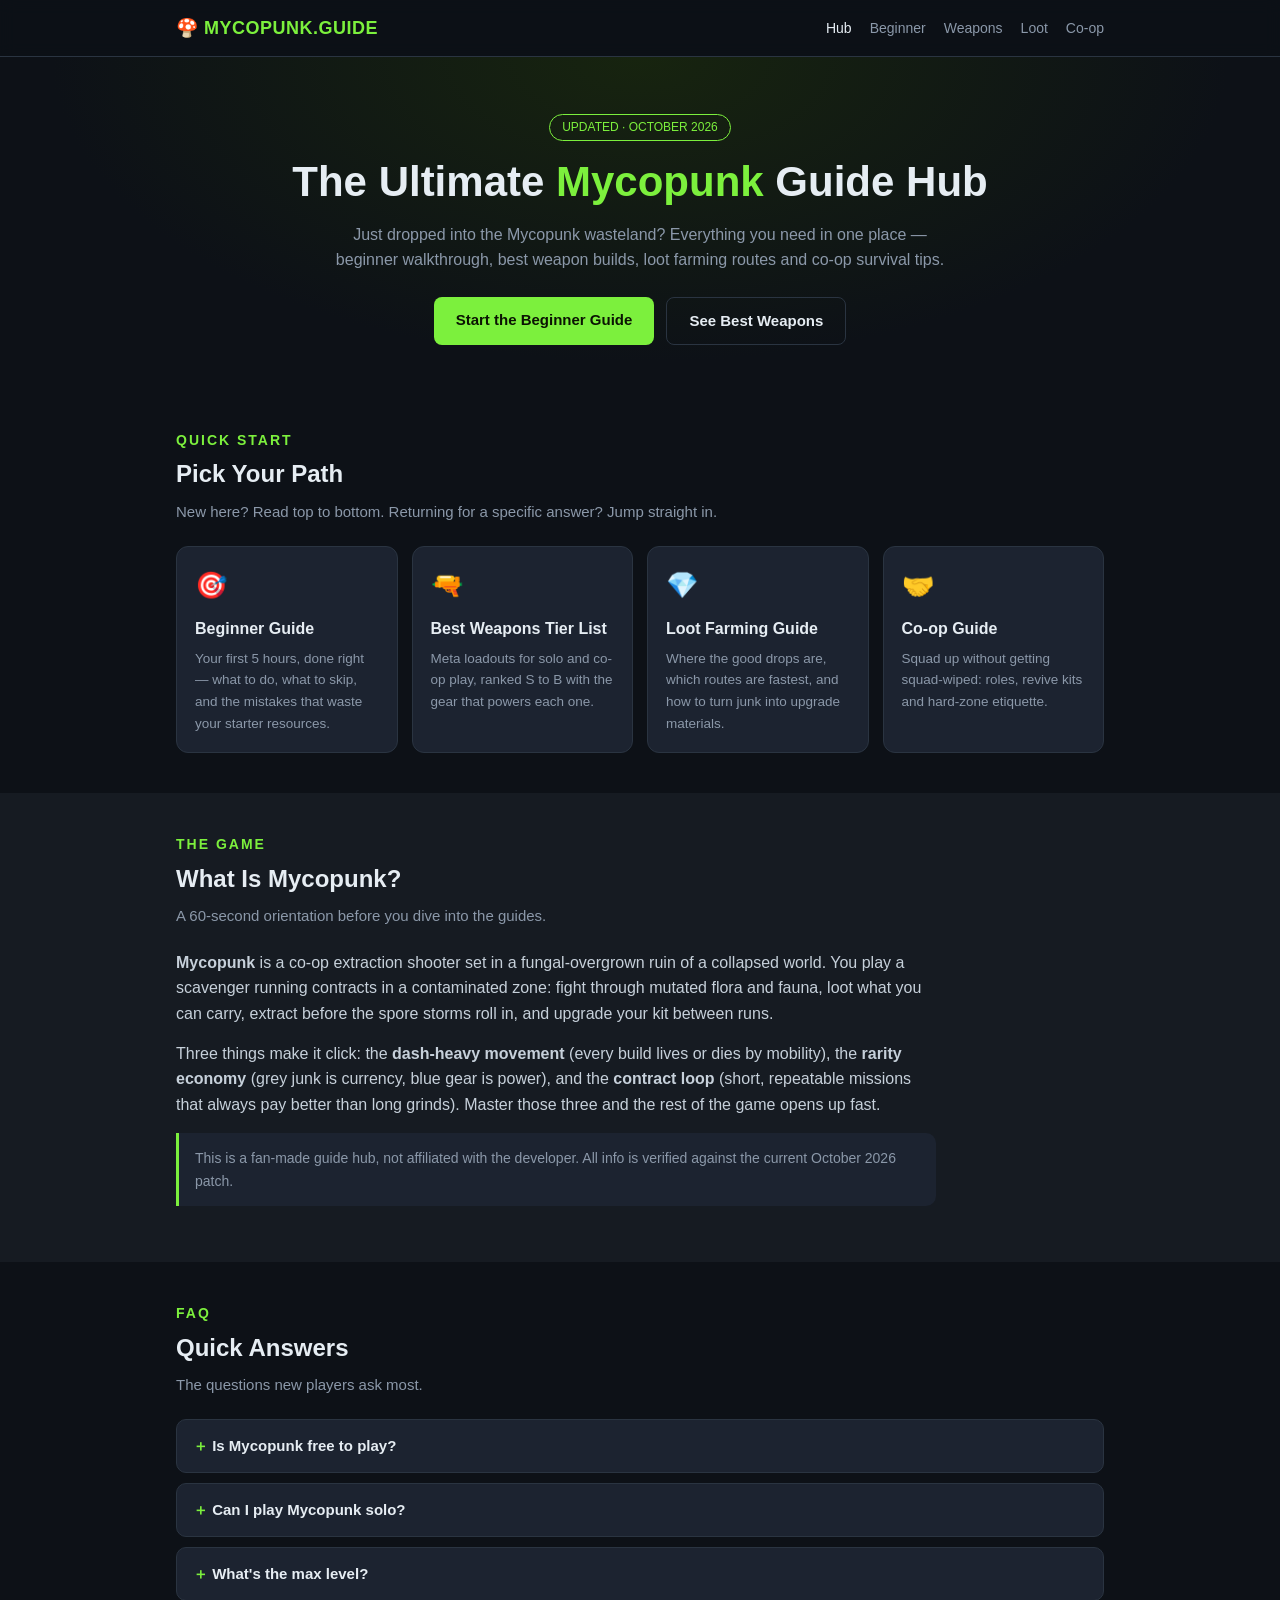
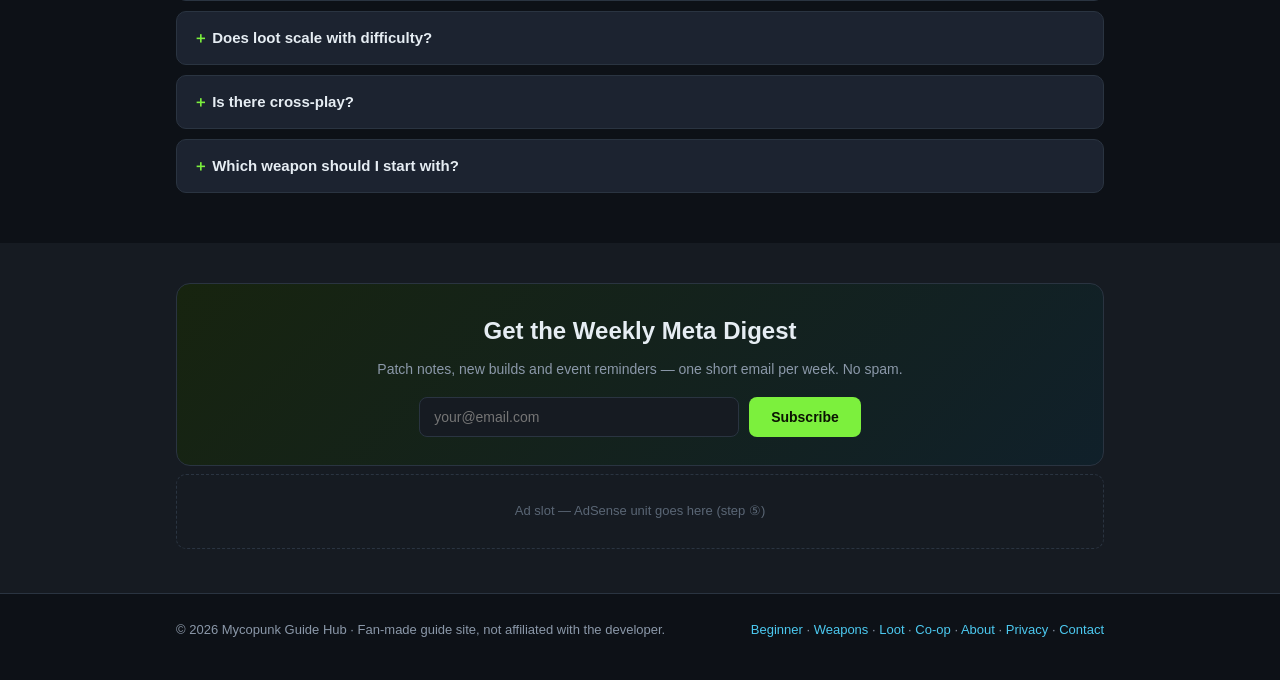
<file: index.html>
<!DOCTYPE html>
<html lang="en">
<head>
  <meta charset="UTF-8" />
  <meta name="viewport" content="width=device-width, initial-scale=1.0" />
  <title>Mycopunk Guide Hub — Beginner Tips, Best Builds &amp; Loot Maps (2026)</title>
  <meta name="description" content="The ultimate Mycopunk guide hub: beginner walkthrough, best weapon builds, loot farming routes, co-op tips and boss strategies. Updated October 2026." />
  <meta property="og:title" content="Mycopunk Guide Hub — Beginner Tips, Best Builds &amp; Loot Maps" />
  <meta property="og:description" content="Everything you need to survive the Mycopunk wasteland: beginner walkthrough, best builds, loot routes and co-op tips." />
  <meta property="og:type" content="website" />
  <link rel="canonical" href="https://ard3321.github.io/mycopunk-guide/" />
  <link rel="stylesheet" href="style.css" />

  <!-- ==================== 统计工具接入区 ====================
     发布上线后，按下面步骤把你的 ID 填进来（全部免费）：

     ① Google Search Console（看Google搜索曝光/点击/关键词）：
        需能访问 Google 的网络环境。search.google.com/search-console
        → 选「网址前缀」→ 粘贴你的网站链接 → 验证方式选「HTML 标记」
        → 把验证码复制到下面 meta 的 content 里

     ② Google Analytics 4（看访问量/来源/行为）：
        需能访问 Google。analytics.google.com → 创建媒体资源
        → 拿到衡量ID（形如 G-XXXXXXXXXX）→ 替换下面两处

     ③ Microsoft Clarity（热图+录屏，国内可直接访问）：
        clarity.microsoft.com → 新建项目 → 拿项目ID → 替换下面 PROJECT_ID
        （已填入：z32ks1fuoa ✓ 2026-10-25）

     ④ Bing Webmaster Tools（必应站长工具，国内可直接访问）：
        www.bing.com/webmaster → 添加网站 → 粘贴你的网址
        → 验证方式选「HTML 元标记」→ 复制验证码到下面 meta 的 content 里
     ========================================================== -->

  <!-- ① Google Search Console 验证标记 -->
  <meta name="google-site-verification" content="在这里粘贴GSC验证码" />

  <!-- ② Google Analytics 4 -->
  <script async src="https://www.googletagmanager.com/gtag/js?id=G-XXXXXXXXXX"></script>
  <script>
    window.dataLayer = window.dataLayer || [];
    function gtag(){dataLayer.push(arguments);}
    gtag('js', new Date());
    gtag('config', 'G-XXXXXXXXXX');
  </script>

  <!-- ③ Microsoft Clarity（可选） -->
  <script type="text/javascript">
    (function(c,l,a,r,i,t,y){
      c[a]=c[a]||function(){(c[a].q=c[a].q||[]).push(arguments)};
      t=l.createElement(r);t.async=1;t.src="https://www.clarity.ms/tag/"+i;
      y=l.getElementsByTagName(r)[0];y.parentNode.insertBefore(t,y);
    })(window, document, "clarity", "script", "z32ks1fuoa");
  </script>

  <!-- ④ Bing Webmaster Tools 验证（国内可直接访问）-->
  <meta name="msvalidate.01" content="3311F64F76CADD7A15B79568A07C9DE5" />
  <!-- ================== 统计工具接入区结束 ================== -->
</head>
<body>

<header>
  <div class="wrap nav">
    <a class="logo" href="index.html" style="text-decoration:none">🍄 MYCOPUNK.GUIDE</a>
    <nav class="nav-links">
      <a class="active" href="index.html">Hub</a>
      <a href="beginner-guide.html">Beginner</a>
      <a href="best-weapons.html">Weapons</a>
      <a href="loot-farming.html">Loot</a>
      <a href="co-op-tips.html">Co-op</a>
    </nav>
  </div>
</header>

<div class="hero">
  <div class="wrap">
    <span class="tag">UPDATED · OCTOBER 2026</span>
    <h1>The Ultimate <em>Mycopunk</em> Guide Hub</h1>
    <p>Just dropped into the Mycopunk wasteland? Everything you need in one place — beginner walkthrough, best weapon builds, loot farming routes and co-op survival tips.</p>
    <div class="btns">
      <a class="btn primary" href="beginner-guide.html">Start the Beginner Guide</a>
      <a class="btn ghost" href="best-weapons.html">See Best Weapons</a>
    </div>
  </div>
</div>

<section id="guides">
  <div class="wrap">
    <h2><span class="num">QUICK START</span>Pick Your Path</h2>
    <p class="sub">New here? Read top to bottom. Returning for a specific answer? Jump straight in.</p>
    <div class="grid">
      <a class="card" href="beginner-guide.html"><div class="icon">🎯</div><h3>Beginner Guide</h3><p>Your first 5 hours, done right — what to do, what to skip, and the mistakes that waste your starter resources.</p></a>
      <a class="card" href="best-weapons.html"><div class="icon">🔫</div><h3>Best Weapons Tier List</h3><p>Meta loadouts for solo and co-op play, ranked S to B with the gear that powers each one.</p></a>
      <a class="card" href="loot-farming.html"><div class="icon">💎</div><h3>Loot Farming Guide</h3><p>Where the good drops are, which routes are fastest, and how to turn junk into upgrade materials.</p></a>
      <a class="card" href="co-op-tips.html"><div class="icon">🤝</div><h3>Co-op Guide</h3><p>Squad up without getting squad-wiped: roles, revive kits and hard-zone etiquette.</p></a>
    </div>
  </div>
</section>

<section id="about" style="background:var(--bg2)">
  <div class="wrap">
    <h2><span class="num">THE GAME</span>What Is Mycopunk?</h2>
    <p class="sub">A 60-second orientation before you dive into the guides.</p>
    <div class="article">
      <p><b>Mycopunk</b> is a co-op extraction shooter set in a fungal-overgrown ruin of a collapsed world. You play a scavenger running contracts in a contaminated zone: fight through mutated flora and fauna, loot what you can carry, extract before the spore storms roll in, and upgrade your kit between runs.</p>
      <p>Three things make it click: the <b>dash-heavy movement</b> (every build lives or dies by mobility), the <b>rarity economy</b> (grey junk is currency, blue gear is power), and the <b>contract loop</b> (short, repeatable missions that always pay better than long grinds). Master those three and the rest of the game opens up fast.</p>
      <div class="note">This is a fan-made guide hub, not affiliated with the developer. All info is verified against the current October 2026 patch.</div>
    </div>
  </div>
</section>

<section id="faq">
  <div class="wrap">
    <h2><span class="num">FAQ</span>Quick Answers</h2>
    <p class="sub">The questions new players ask most.</p>
    <details><summary>Is Mycopunk free to play?</summary><p>It is a paid title, currently discounted at launch. Check the store page for the latest price.</p></details>
    <details><summary>Can I play Mycopunk solo?</summary><p>Yes. The whole campaign is soloable, though co-op makes contracts and boss fights noticeably faster. See the <a href="co-op-tips.html">co-op guide</a> for squad setups.</p></details>
    <details><summary>What's the max level?</summary><p>The current cap is 50, raised with each major content update. Focus on gear score, not just level.</p></details>
    <details><summary>Does loot scale with difficulty?</summary><p>Yes. Higher difficulties drop higher-rarity gear, but only after you can reliably clear the zone. The <a href="loot-farming.html">loot farming guide</a> covers when to move up.</p></details>
    <details><summary>Is there cross-play?</summary><p>Cross-play between PC platforms is supported at launch. Check the official patch notes for console plans.</p></details>
    <details><summary>Which weapon should I start with?</summary><p>The Spore SMG — cheap to upgrade, forgiving, and strong into the mid-game. Full reasoning in the <a href="best-weapons.html">weapons tier list</a>.</p></details>
  </div>
</section>

<section style="background:var(--bg2)">
  <div class="wrap">
    <div class="news">
      <h2>Get the Weekly Meta Digest</h2>
      <p>Patch notes, new builds and event reminders — one short email per week. No spam.</p>
      <form onsubmit="event.preventDefault(); this.querySelector('.ok').style.display='block'; this.reset();">
        <input type="email" placeholder="your@email.com" required />
        <button type="submit">Subscribe</button>
      </form>
      <div class="ok">✓ You're in! Watch your inbox.</div>
    </div>
    <!-- AdSense placeholder: paste your ad unit code here once approved -->
    <div class="adslot">Ad slot — AdSense unit goes here (step ⑤)</div>
  </div>
</section>

<footer>
  <div class="wrap cols">
    <div>© 2026 Mycopunk Guide Hub · Fan-made guide site, not affiliated with the developer.</div>
    <div><a href="beginner-guide.html">Beginner</a> · <a href="best-weapons.html">Weapons</a> · <a href="loot-farming.html">Loot</a> · <a href="co-op-tips.html">Co-op</a> · <a href="about.html">About</a> · <a href="privacy.html">Privacy</a> · <a href="contact.html">Contact</a></div>
  </div>
</footer>

</body>
</html>
</file>
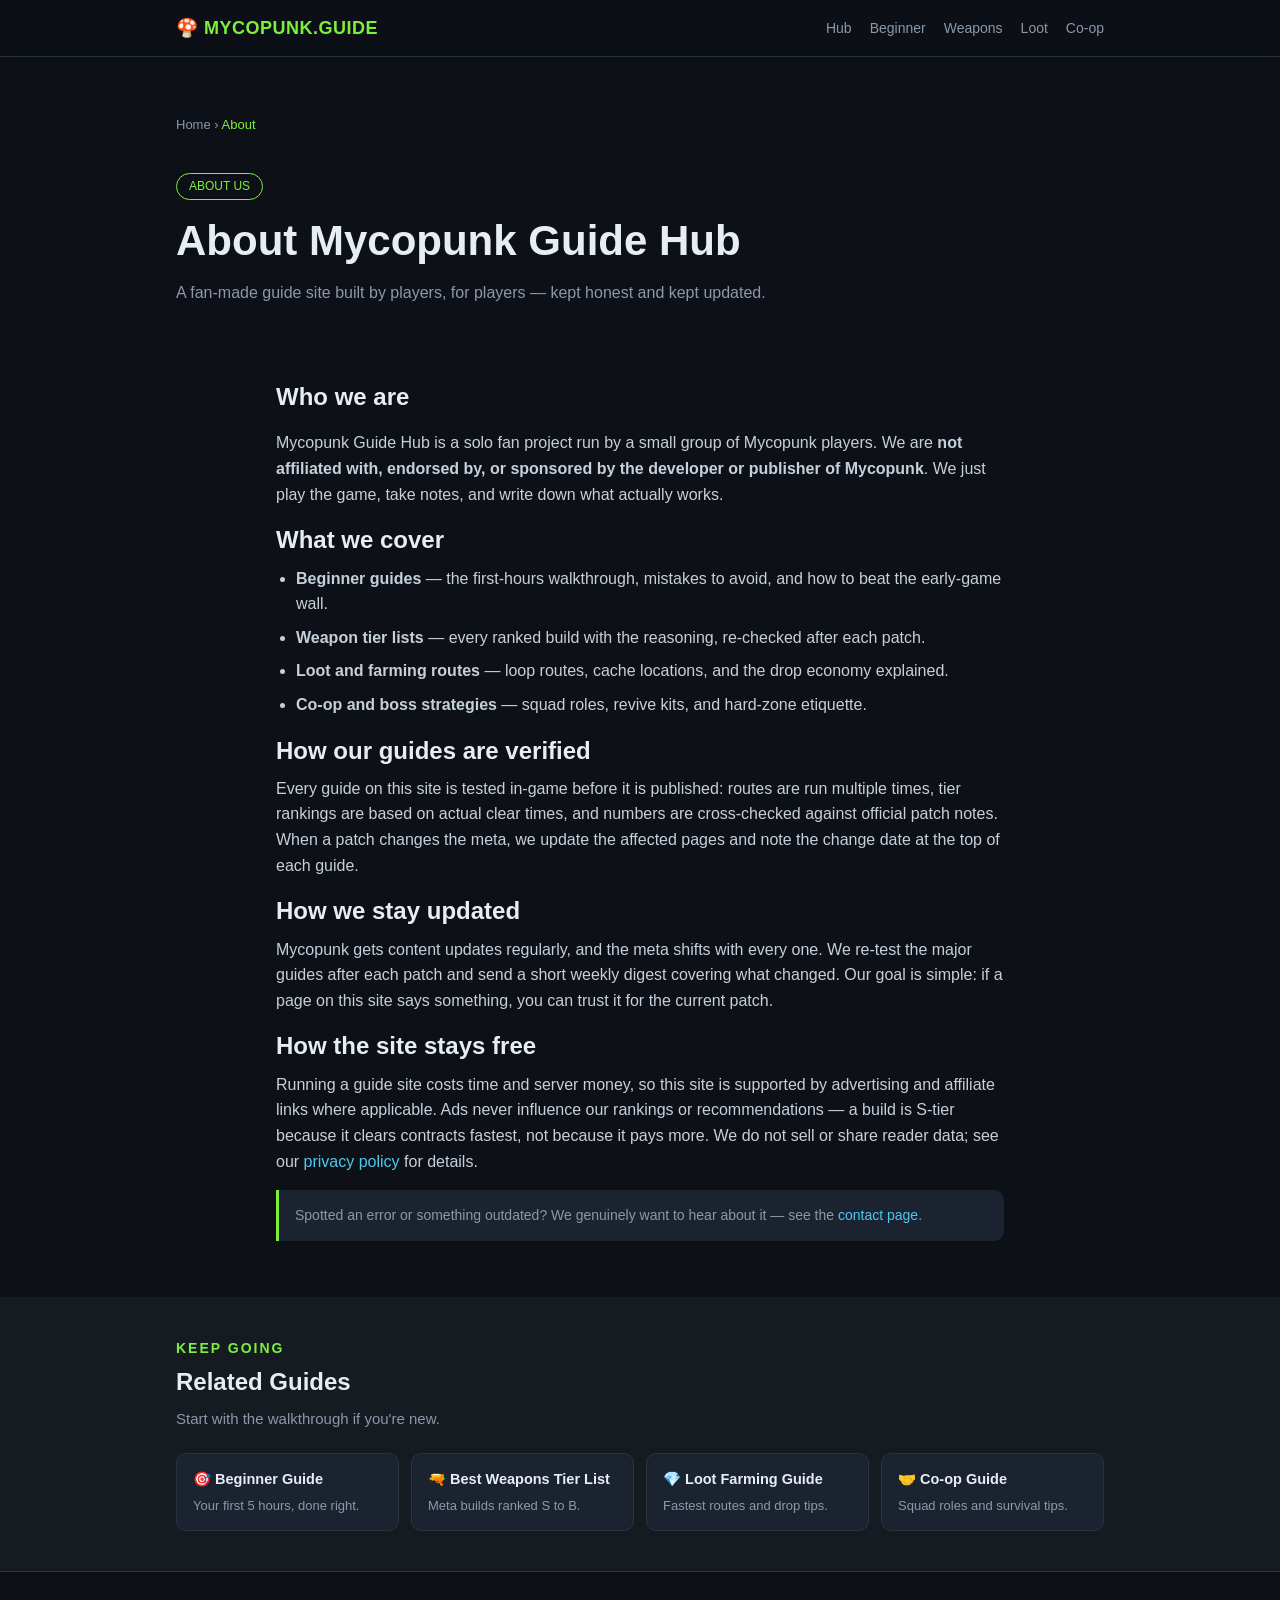
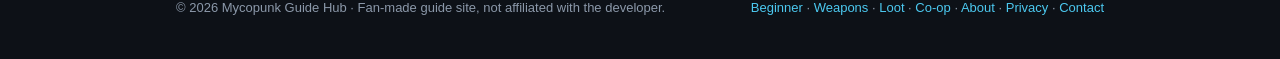
<file: about.html>
<!DOCTYPE html>
<html lang="en">
<head>
  <meta charset="UTF-8" />
  <meta name="viewport" content="width=device-width, initial-scale=1.0" />
  <title>About — Mycopunk Guide Hub</title>
  <meta name="description" content="About Mycopunk Guide Hub: a fan-made guide site covering beginner walkthroughs, weapon tier lists, loot farming routes and co-op tips, updated every patch." />
  <meta property="og:title" content="About — Mycopunk Guide Hub" />
  <meta property="og:description" content="Who runs this site, how guides are verified, and how we stay updated." />
  <meta property="og:type" content="website" />
  <link rel="canonical" href="https://ard3321.github.io/mycopunk-guide/about.html" />
  <link rel="stylesheet" href="style.css" />

  <!-- 统计工具接入区（填号说明见 index.html 顶部注释；各页保持一致） -->
  <meta name="google-site-verification" content="在这里粘贴GSC验证码" />
  <script async src="https://www.googletagmanager.com/gtag/js?id=G-XXXXXXXXXX"></script>
  <script>
    window.dataLayer = window.dataLayer || [];
    function gtag(){dataLayer.push(arguments);}
    gtag('js', new Date());
    gtag('config', 'G-XXXXXXXXXX');
  </script>
  <script type="text/javascript">
    (function(c,l,a,r,i,t,y){
      c[a]=c[a]||function(){(c[a].q=c[a].q||[]).push(arguments)};
      t=l.createElement(r);t.async=1;t.src="https://www.clarity.ms/tag/"+i;
      y=l.getElementsByTagName(r)[0];y.parentNode.insertBefore(t,y);
    })(window, document, "clarity", "script", "z32ks1fuoa");
  </script>
  <meta name="msvalidate.01" content="3311F64F76CADD7A15B79568A07C9DE5" />
</head>
<body>

<header>
  <div class="wrap nav">
    <a class="logo" href="index.html" style="text-decoration:none">🍄 MYCOPUNK.GUIDE</a>
    <nav class="nav-links">
      <a href="index.html">Hub</a>
      <a href="beginner-guide.html">Beginner</a>
      <a href="best-weapons.html">Weapons</a>
      <a href="loot-farming.html">Loot</a>
      <a href="co-op-tips.html">Co-op</a>
    </nav>
  </div>
</header>

<section>
  <div class="wrap">
    <div class="crumb"><a href="index.html">Home</a> › <span>About</span></div>
    <div class="hero" style="padding:36px 0 32px;text-align:left;background:none">
      <span class="tag">ABOUT US</span>
      <h1>About Mycopunk Guide Hub</h1>
      <p style="margin:0">A fan-made guide site built by players, for players — kept honest and kept updated.</p>
    </div>
  </div>
</section>

<section style="padding-top:0">
  <div class="wrap article">
    <h2 style="margin-bottom:14px">Who we are</h2>
    <p>Mycopunk Guide Hub is a solo fan project run by a small group of Mycopunk players. We are <b>not affiliated with, endorsed by, or sponsored by the developer or publisher of Mycopunk</b>. We just play the game, take notes, and write down what actually works.</p>

    <h2>What we cover</h2>
    <ul>
      <li><b>Beginner guides</b> — the first-hours walkthrough, mistakes to avoid, and how to beat the early-game wall.</li>
      <li><b>Weapon tier lists</b> — every ranked build with the reasoning, re-checked after each patch.</li>
      <li><b>Loot and farming routes</b> — loop routes, cache locations, and the drop economy explained.</li>
      <li><b>Co-op and boss strategies</b> — squad roles, revive kits, and hard-zone etiquette.</li>
    </ul>

    <h2>How our guides are verified</h2>
    <p>Every guide on this site is tested in-game before it is published: routes are run multiple times, tier rankings are based on actual clear times, and numbers are cross-checked against official patch notes. When a patch changes the meta, we update the affected pages and note the change date at the top of each guide.</p>

    <h2>How we stay updated</h2>
    <p>Mycopunk gets content updates regularly, and the meta shifts with every one. We re-test the major guides after each patch and send a short weekly digest covering what changed. Our goal is simple: if a page on this site says something, you can trust it for the current patch.</p>

    <h2>How the site stays free</h2>
    <p>Running a guide site costs time and server money, so this site is supported by advertising and affiliate links where applicable. Ads never influence our rankings or recommendations — a build is S-tier because it clears contracts fastest, not because it pays more. We do not sell or share reader data; see our <a href="privacy.html">privacy policy</a> for details.</p>

    <div class="note">Spotted an error or something outdated? We genuinely want to hear about it — see the <a href="contact.html">contact page</a>.</div>
  </div>
</section>

<section style="background:var(--bg2)">
  <div class="wrap">
    <h2><span class="num">KEEP GOING</span>Related Guides</h2>
    <p class="sub">Start with the walkthrough if you're new.</p>
    <div class="related">
      <a href="beginner-guide.html">🎯 Beginner Guide<span>Your first 5 hours, done right.</span></a>
      <a href="best-weapons.html">🔫 Best Weapons Tier List<span>Meta builds ranked S to B.</span></a>
      <a href="loot-farming.html">💎 Loot Farming Guide<span>Fastest routes and drop tips.</span></a>
      <a href="co-op-tips.html">🤝 Co-op Guide<span>Squad roles and survival tips.</span></a>
    </div>
  </div>
</section>

<footer>
  <div class="wrap cols">
    <div>© 2026 Mycopunk Guide Hub · Fan-made guide site, not affiliated with the developer.</div>
    <div><a href="beginner-guide.html">Beginner</a> · <a href="best-weapons.html">Weapons</a> · <a href="loot-farming.html">Loot</a> · <a href="co-op-tips.html">Co-op</a> · <a href="about.html">About</a> · <a href="privacy.html">Privacy</a> · <a href="contact.html">Contact</a></div>
  </div>
</footer>

</body>
</html>
</file>
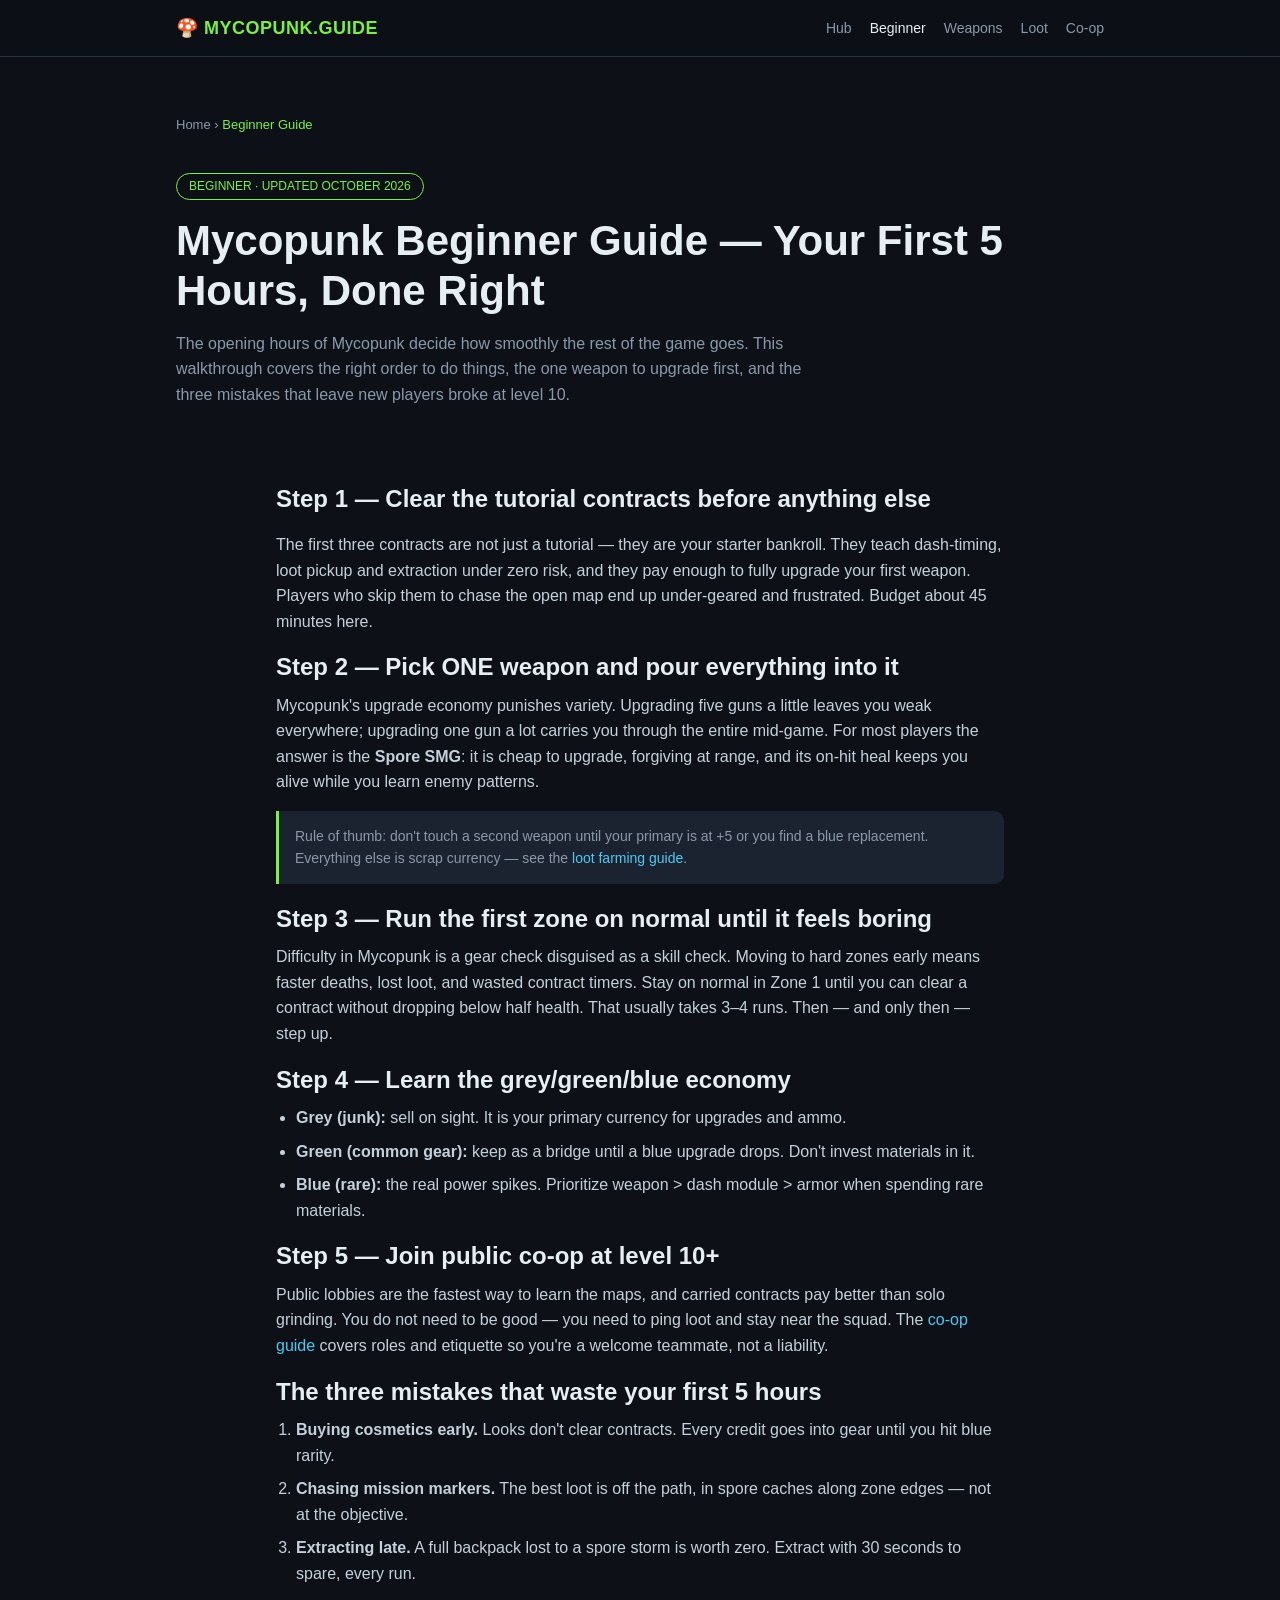
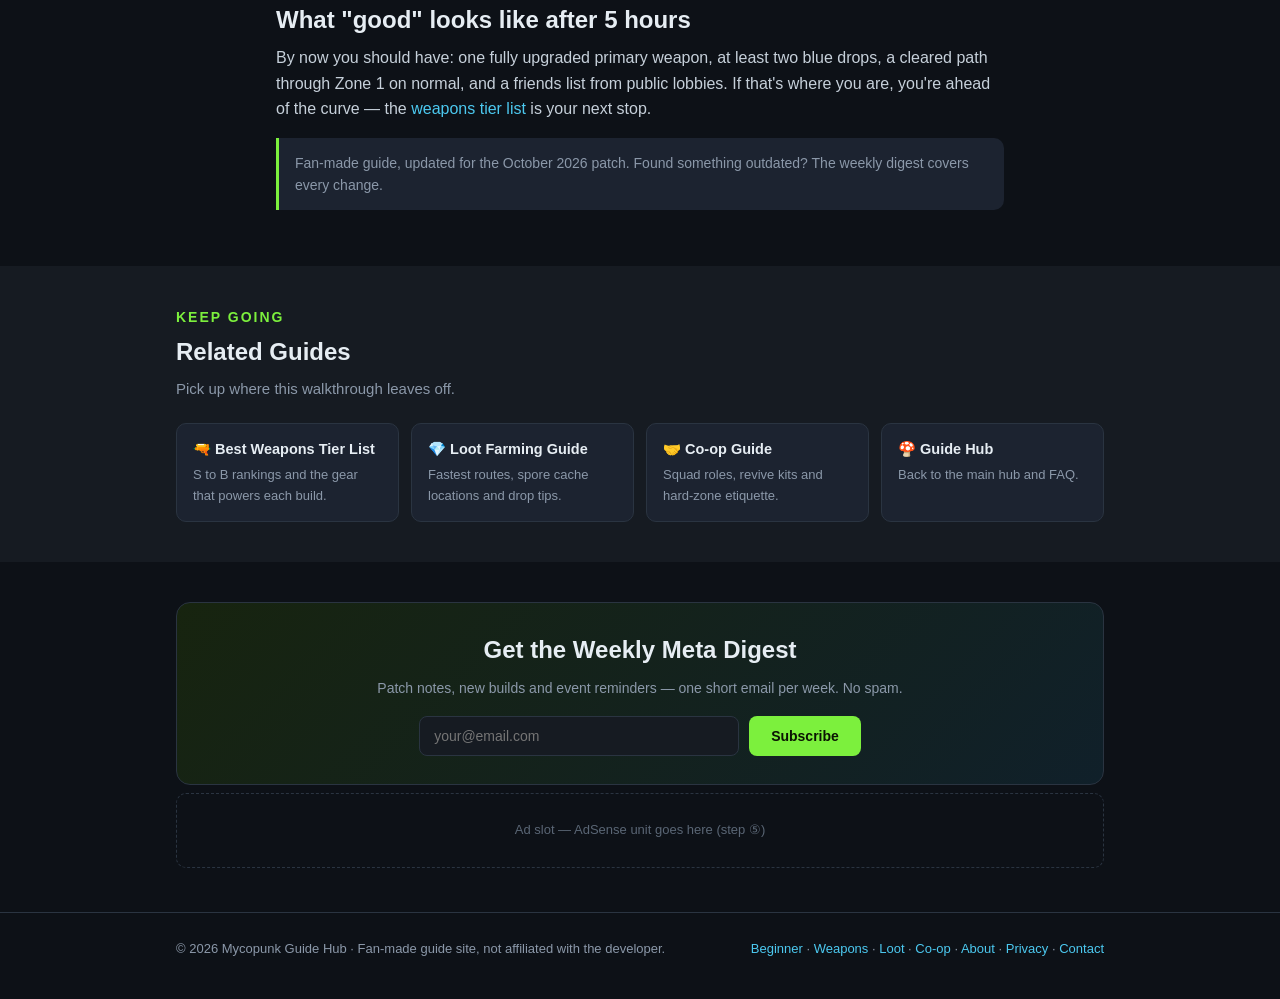
<file: beginner-guide.html>
<!DOCTYPE html>
<html lang="en">
<head>
  <meta charset="UTF-8" />
  <meta name="viewport" content="width=device-width, initial-scale=1.0" />
  <title>Mycopunk Beginner Guide — Your First 5 Hours, Done Right (2026)</title>
  <meta name="description" content="A complete Mycopunk beginner guide for your first 5 hours: what to do first, which weapon to pick, early mistakes to avoid, and how to beat the level 10 wall." />
  <meta property="og:title" content="Mycopunk Beginner Guide — Your First 5 Hours" />
  <meta property="og:description" content="What to do first, which weapon to pick, and the mistakes that waste your starter resources in Mycopunk." />
  <meta property="og:type" content="article" />
  <link rel="canonical" href="https://ard3321.github.io/mycopunk-guide/beginner-guide.html" />
  <link rel="stylesheet" href="style.css" />

  <!-- 统计工具接入区（填号说明见 index.html 顶部注释；各页保持一致） -->
  <meta name="google-site-verification" content="在这里粘贴GSC验证码" />
  <script async src="https://www.googletagmanager.com/gtag/js?id=G-XXXXXXXXXX"></script>
  <script>
    window.dataLayer = window.dataLayer || [];
    function gtag(){dataLayer.push(arguments);}
    gtag('js', new Date());
    gtag('config', 'G-XXXXXXXXXX');
  </script>
  <script type="text/javascript">
    (function(c,l,a,r,i,t,y){
      c[a]=c[a]||function(){(c[a].q=c[a].q||[]).push(arguments)};
      t=l.createElement(r);t.async=1;t.src="https://www.clarity.ms/tag/"+i;
      y=l.getElementsByTagName(r)[0];y.parentNode.insertBefore(t,y);
    })(window, document, "clarity", "script", "z32ks1fuoa");
  </script>
  <meta name="msvalidate.01" content="3311F64F76CADD7A15B79568A07C9DE5" />
</head>
<body>

<header>
  <div class="wrap nav">
    <a class="logo" href="index.html" style="text-decoration:none">🍄 MYCOPUNK.GUIDE</a>
    <nav class="nav-links">
      <a href="index.html">Hub</a>
      <a class="active" href="beginner-guide.html">Beginner</a>
      <a href="best-weapons.html">Weapons</a>
      <a href="loot-farming.html">Loot</a>
      <a href="co-op-tips.html">Co-op</a>
    </nav>
  </div>
</header>

<section>
  <div class="wrap">
    <div class="crumb"><a href="index.html">Home</a> › <span>Beginner Guide</span></div>
    <div class="hero" style="padding:36px 0 32px;text-align:left;background:none">
      <span class="tag">BEGINNER · UPDATED OCTOBER 2026</span>
      <h1>Mycopunk Beginner Guide — Your First 5 Hours, Done Right</h1>
      <p style="margin:0">The opening hours of Mycopunk decide how smoothly the rest of the game goes. This walkthrough covers the right order to do things, the one weapon to upgrade first, and the three mistakes that leave new players broke at level 10.</p>
    </div>
  </div>
</section>

<section style="padding-top:0">
  <div class="wrap article">
    <h2 style="margin-bottom:14px">Step 1 — Clear the tutorial contracts before anything else</h2>
    <p>The first three contracts are not just a tutorial — they are your starter bankroll. They teach dash-timing, loot pickup and extraction under zero risk, and they pay enough to fully upgrade your first weapon. Players who skip them to chase the open map end up under-geared and frustrated. Budget about 45 minutes here.</p>

    <h2>Step 2 — Pick ONE weapon and pour everything into it</h2>
    <p>Mycopunk's upgrade economy punishes variety. Upgrading five guns a little leaves you weak everywhere; upgrading one gun a lot carries you through the entire mid-game. For most players the answer is the <b>Spore SMG</b>: it is cheap to upgrade, forgiving at range, and its on-hit heal keeps you alive while you learn enemy patterns.</p>
    <div class="note">Rule of thumb: don't touch a second weapon until your primary is at +5 or you find a blue replacement. Everything else is scrap currency — see the <a href="loot-farming.html">loot farming guide</a>.</div>

    <h2>Step 3 — Run the first zone on normal until it feels boring</h2>
    <p>Difficulty in Mycopunk is a gear check disguised as a skill check. Moving to hard zones early means faster deaths, lost loot, and wasted contract timers. Stay on normal in Zone 1 until you can clear a contract without dropping below half health. That usually takes 3–4 runs. Then — and only then — step up.</p>

    <h2>Step 4 — Learn the grey/green/blue economy</h2>
    <ul>
      <li><b>Grey (junk):</b> sell on sight. It is your primary currency for upgrades and ammo.</li>
      <li><b>Green (common gear):</b> keep as a bridge until a blue upgrade drops. Don't invest materials in it.</li>
      <li><b>Blue (rare):</b> the real power spikes. Prioritize weapon &gt; dash module &gt; armor when spending rare materials.</li>
    </ul>

    <h2>Step 5 — Join public co-op at level 10+</h2>
    <p>Public lobbies are the fastest way to learn the maps, and carried contracts pay better than solo grinding. You do not need to be good — you need to ping loot and stay near the squad. The <a href="co-op-tips.html">co-op guide</a> covers roles and etiquette so you're a welcome teammate, not a liability.</p>

    <h2>The three mistakes that waste your first 5 hours</h2>
    <ol>
      <li><b>Buying cosmetics early.</b> Looks don't clear contracts. Every credit goes into gear until you hit blue rarity.</li>
      <li><b>Chasing mission markers.</b> The best loot is off the path, in spore caches along zone edges — not at the objective.</li>
      <li><b>Extracting late.</b> A full backpack lost to a spore storm is worth zero. Extract with 30 seconds to spare, every run.</li>
    </ol>

    <h2>What "good" looks like after 5 hours</h2>
    <p>By now you should have: one fully upgraded primary weapon, at least two blue drops, a cleared path through Zone 1 on normal, and a friends list from public lobbies. If that's where you are, you're ahead of the curve — the <a href="best-weapons.html">weapons tier list</a> is your next stop.</p>

    <div class="note">Fan-made guide, updated for the October 2026 patch. Found something outdated? The weekly digest covers every change.</div>
  </div>
</section>

<section style="background:var(--bg2)">
  <div class="wrap">
    <h2><span class="num">KEEP GOING</span>Related Guides</h2>
    <p class="sub">Pick up where this walkthrough leaves off.</p>
    <div class="related">
      <a href="best-weapons.html">🔫 Best Weapons Tier List<span>S to B rankings and the gear that powers each build.</span></a>
      <a href="loot-farming.html">💎 Loot Farming Guide<span>Fastest routes, spore cache locations and drop tips.</span></a>
      <a href="co-op-tips.html">🤝 Co-op Guide<span>Squad roles, revive kits and hard-zone etiquette.</span></a>
      <a href="index.html">🍄 Guide Hub<span>Back to the main hub and FAQ.</span></a>
    </div>
  </div>
</section>

<section>
  <div class="wrap">
    <div class="news">
      <h2>Get the Weekly Meta Digest</h2>
      <p>Patch notes, new builds and event reminders — one short email per week. No spam.</p>
      <form onsubmit="event.preventDefault(); this.querySelector('.ok').style.display='block'; this.reset();">
        <input type="email" placeholder="your@email.com" required />
        <button type="submit">Subscribe</button>
      </form>
      <div class="ok">✓ You're in! Watch your inbox.</div>
    </div>
    <div class="adslot">Ad slot — AdSense unit goes here (step ⑤)</div>
  </div>
</section>

<footer>
  <div class="wrap cols">
    <div>© 2026 Mycopunk Guide Hub · Fan-made guide site, not affiliated with the developer.</div>
    <div><a href="beginner-guide.html">Beginner</a> · <a href="best-weapons.html">Weapons</a> · <a href="loot-farming.html">Loot</a> · <a href="co-op-tips.html">Co-op</a> · <a href="about.html">About</a> · <a href="privacy.html">Privacy</a> · <a href="contact.html">Contact</a></div>
  </div>
</footer>

</body>
</html>
</file>
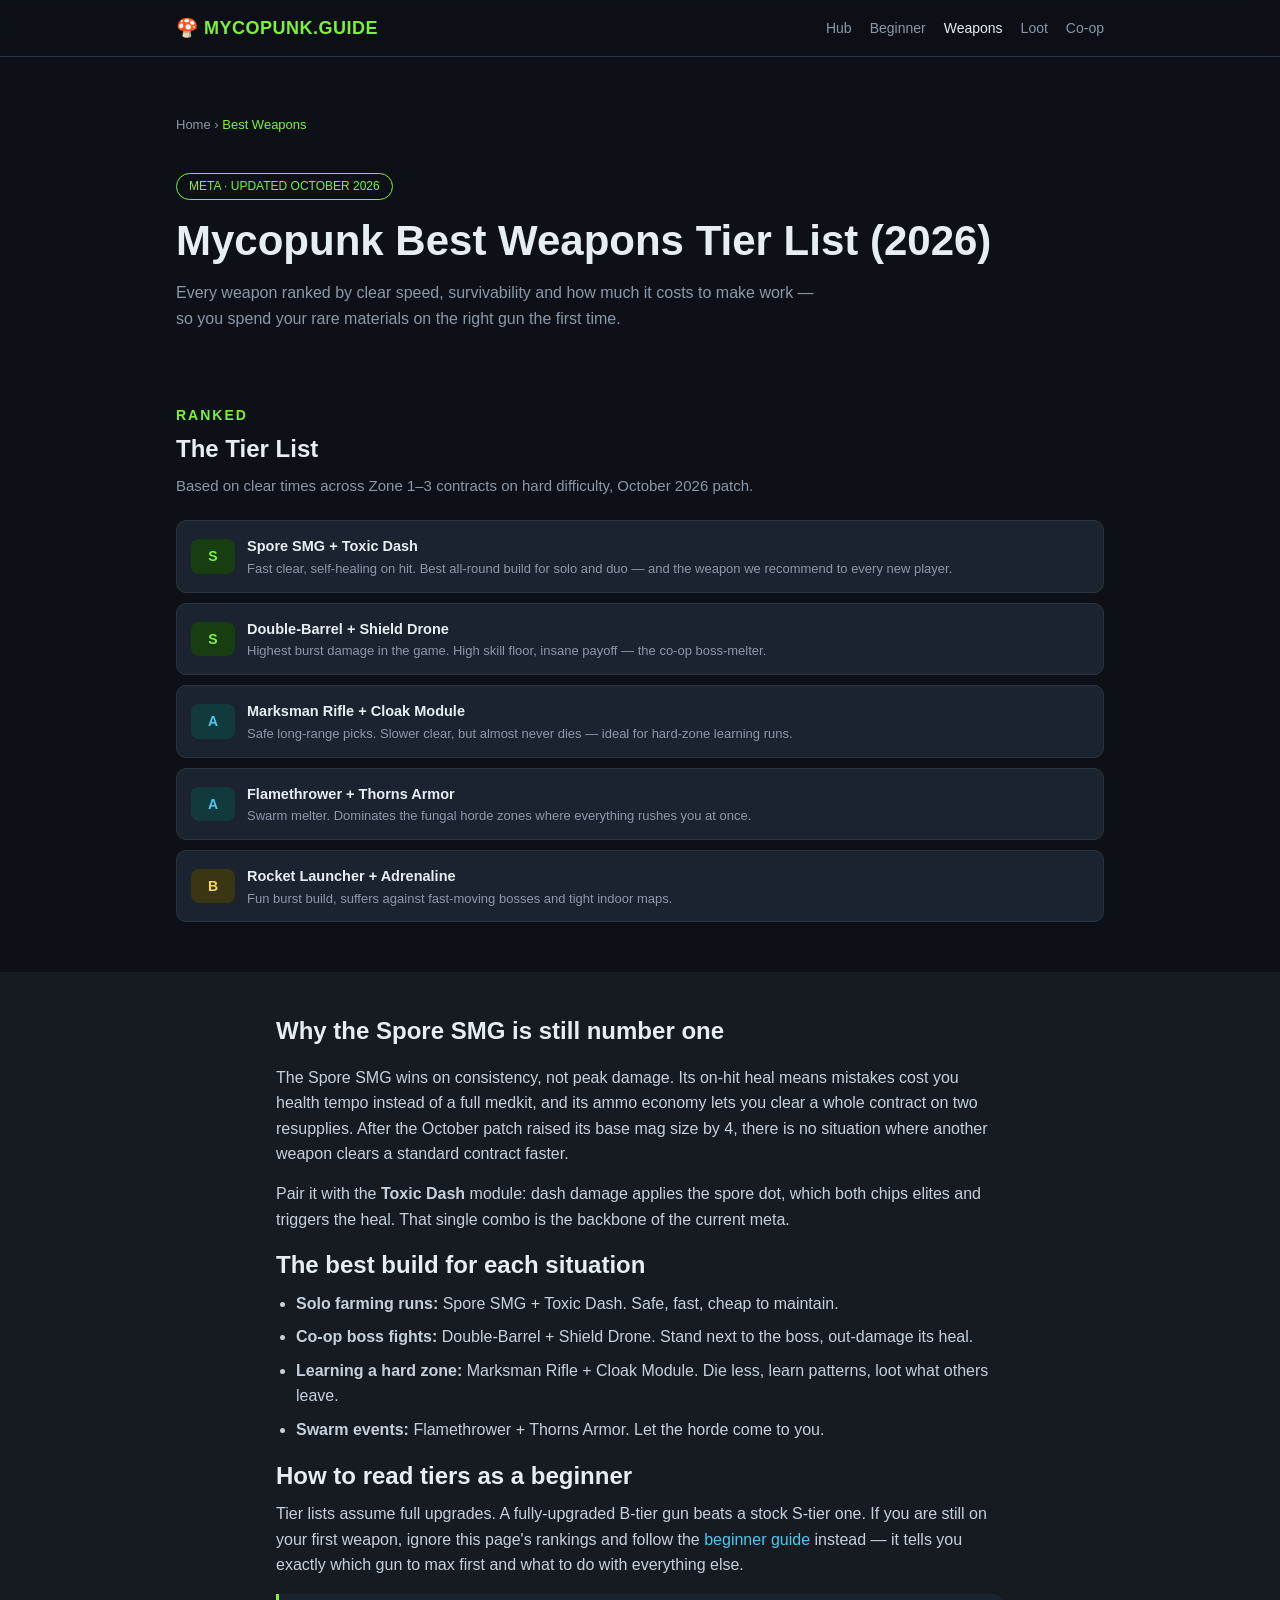
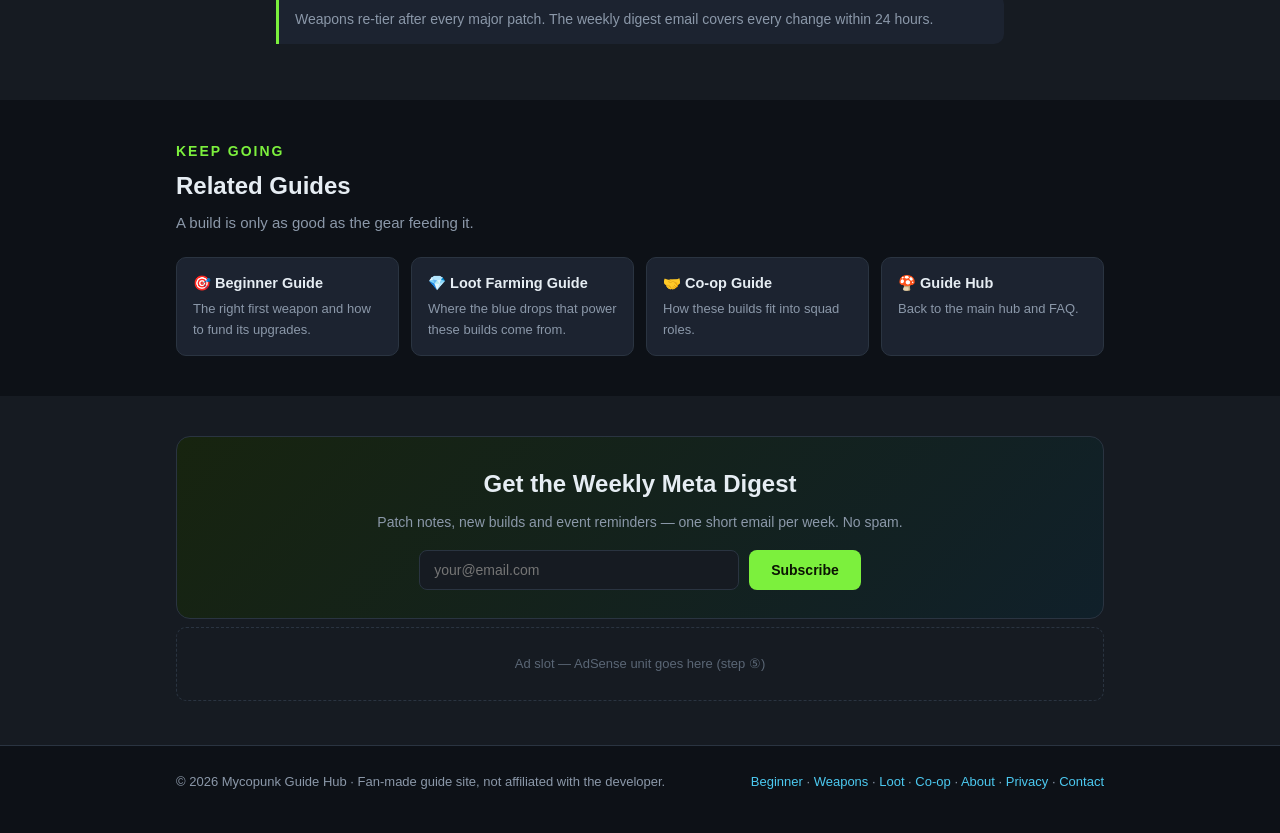
<file: best-weapons.html>
<!DOCTYPE html>
<html lang="en">
<head>
  <meta charset="UTF-8" />
  <meta name="viewport" content="width=device-width, initial-scale=1.0" />
  <title>Mycopunk Best Weapons Tier List — Meta Builds Ranked (2026)</title>
  <meta name="description" content="The Mycopunk best weapons tier list for the October 2026 patch: S-tier loadouts, the best weapon for beginners, and the dash modules that complete every build." />
  <meta property="og:title" content="Mycopunk Best Weapons Tier List" />
  <meta property="og:description" content="S to B weapon rankings for solo and co-op, with the gear that powers each meta build." />
  <meta property="og:type" content="article" />
  <link rel="canonical" href="https://ard3321.github.io/mycopunk-guide/best-weapons.html" />
  <link rel="stylesheet" href="style.css" />

  <!-- 统计工具接入区（填号说明见 index.html 顶部注释；各页保持一致） -->
  <meta name="google-site-verification" content="在这里粘贴GSC验证码" />
  <script async src="https://www.googletagmanager.com/gtag/js?id=G-XXXXXXXXXX"></script>
  <script>
    window.dataLayer = window.dataLayer || [];
    function gtag(){dataLayer.push(arguments);}
    gtag('js', new Date());
    gtag('config', 'G-XXXXXXXXXX');
  </script>
  <script type="text/javascript">
    (function(c,l,a,r,i,t,y){
      c[a]=c[a]||function(){(c[a].q=c[a].q||[]).push(arguments)};
      t=l.createElement(r);t.async=1;t.src="https://www.clarity.ms/tag/"+i;
      y=l.getElementsByTagName(r)[0];y.parentNode.insertBefore(t,y);
    })(window, document, "clarity", "script", "z32ks1fuoa");
  </script>
  <meta name="msvalidate.01" content="3311F64F76CADD7A15B79568A07C9DE5" />
</head>
<body>

<header>
  <div class="wrap nav">
    <a class="logo" href="index.html" style="text-decoration:none">🍄 MYCOPUNK.GUIDE</a>
    <nav class="nav-links">
      <a href="index.html">Hub</a>
      <a href="beginner-guide.html">Beginner</a>
      <a class="active" href="best-weapons.html">Weapons</a>
      <a href="loot-farming.html">Loot</a>
      <a href="co-op-tips.html">Co-op</a>
    </nav>
  </div>
</header>

<section>
  <div class="wrap">
    <div class="crumb"><a href="index.html">Home</a> › <span>Best Weapons</span></div>
    <div class="hero" style="padding:36px 0 32px;text-align:left;background:none">
      <span class="tag">META · UPDATED OCTOBER 2026</span>
      <h1>Mycopunk Best Weapons Tier List (2026)</h1>
      <p style="margin:0">Every weapon ranked by clear speed, survivability and how much it costs to make work — so you spend your rare materials on the right gun the first time.</p>
    </div>
  </div>
</section>

<section style="padding-top:0">
  <div class="wrap">
    <h2><span class="num">RANKED</span>The Tier List</h2>
    <p class="sub">Based on clear times across Zone 1–3 contracts on hard difficulty, October 2026 patch.</p>
    <div class="tier"><div class="badge s">S</div><div class="meta"><b>Spore SMG + Toxic Dash</b><span>Fast clear, self-healing on hit. Best all-round build for solo and duo — and the weapon we recommend to every new player.</span></div></div>
    <div class="tier"><div class="badge s">S</div><div class="meta"><b>Double-Barrel + Shield Drone</b><span>Highest burst damage in the game. High skill floor, insane payoff — the co-op boss-melter.</span></div></div>
    <div class="tier"><div class="badge a">A</div><div class="meta"><b>Marksman Rifle + Cloak Module</b><span>Safe long-range picks. Slower clear, but almost never dies — ideal for hard-zone learning runs.</span></div></div>
    <div class="tier"><div class="badge a">A</div><div class="meta"><b>Flamethrower + Thorns Armor</b><span>Swarm melter. Dominates the fungal horde zones where everything rushes you at once.</span></div></div>
    <div class="tier"><div class="badge b">B</div><div class="meta"><b>Rocket Launcher + Adrenaline</b><span>Fun burst build, suffers against fast-moving bosses and tight indoor maps.</span></div></div>
  </div>
</section>

<section style="background:var(--bg2)">
  <div class="wrap article">
    <h2 style="margin-bottom:14px">Why the Spore SMG is still number one</h2>
    <p>The Spore SMG wins on consistency, not peak damage. Its on-hit heal means mistakes cost you health tempo instead of a full medkit, and its ammo economy lets you clear a whole contract on two resupplies. After the October patch raised its base mag size by 4, there is no situation where another weapon clears a standard contract faster.</p>
    <p>Pair it with the <b>Toxic Dash</b> module: dash damage applies the spore dot, which both chips elites and triggers the heal. That single combo is the backbone of the current meta.</p>

    <h2>The best build for each situation</h2>
    <ul>
      <li><b>Solo farming runs:</b> Spore SMG + Toxic Dash. Safe, fast, cheap to maintain.</li>
      <li><b>Co-op boss fights:</b> Double-Barrel + Shield Drone. Stand next to the boss, out-damage its heal.</li>
      <li><b>Learning a hard zone:</b> Marksman Rifle + Cloak Module. Die less, learn patterns, loot what others leave.</li>
      <li><b>Swarm events:</b> Flamethrower + Thorns Armor. Let the horde come to you.</li>
    </ul>

    <h2>How to read tiers as a beginner</h2>
    <p>Tier lists assume full upgrades. A fully-upgraded B-tier gun beats a stock S-tier one. If you are still on your first weapon, ignore this page's rankings and follow the <a href="beginner-guide.html">beginner guide</a> instead — it tells you exactly which gun to max first and what to do with everything else.</p>
    <div class="note">Weapons re-tier after every major patch. The weekly digest email covers every change within 24 hours.</div>
  </div>
</section>

<section>
  <div class="wrap">
    <h2><span class="num">KEEP GOING</span>Related Guides</h2>
    <p class="sub">A build is only as good as the gear feeding it.</p>
    <div class="related">
      <a href="beginner-guide.html">🎯 Beginner Guide<span>The right first weapon and how to fund its upgrades.</span></a>
      <a href="loot-farming.html">💎 Loot Farming Guide<span>Where the blue drops that power these builds come from.</span></a>
      <a href="co-op-tips.html">🤝 Co-op Guide<span>How these builds fit into squad roles.</span></a>
      <a href="index.html">🍄 Guide Hub<span>Back to the main hub and FAQ.</span></a>
    </div>
  </div>
</section>

<section style="background:var(--bg2)">
  <div class="wrap">
    <div class="news">
      <h2>Get the Weekly Meta Digest</h2>
      <p>Patch notes, new builds and event reminders — one short email per week. No spam.</p>
      <form onsubmit="event.preventDefault(); this.querySelector('.ok').style.display='block'; this.reset();">
        <input type="email" placeholder="your@email.com" required />
        <button type="submit">Subscribe</button>
      </form>
      <div class="ok">✓ You're in! Watch your inbox.</div>
    </div>
    <div class="adslot">Ad slot — AdSense unit goes here (step ⑤)</div>
  </div>
</section>

<footer>
  <div class="wrap cols">
    <div>© 2026 Mycopunk Guide Hub · Fan-made guide site, not affiliated with the developer.</div>
    <div><a href="beginner-guide.html">Beginner</a> · <a href="best-weapons.html">Weapons</a> · <a href="loot-farming.html">Loot</a> · <a href="co-op-tips.html">Co-op</a> · <a href="about.html">About</a> · <a href="privacy.html">Privacy</a> · <a href="contact.html">Contact</a></div>
  </div>
</footer>

</body>
</html>
</file>
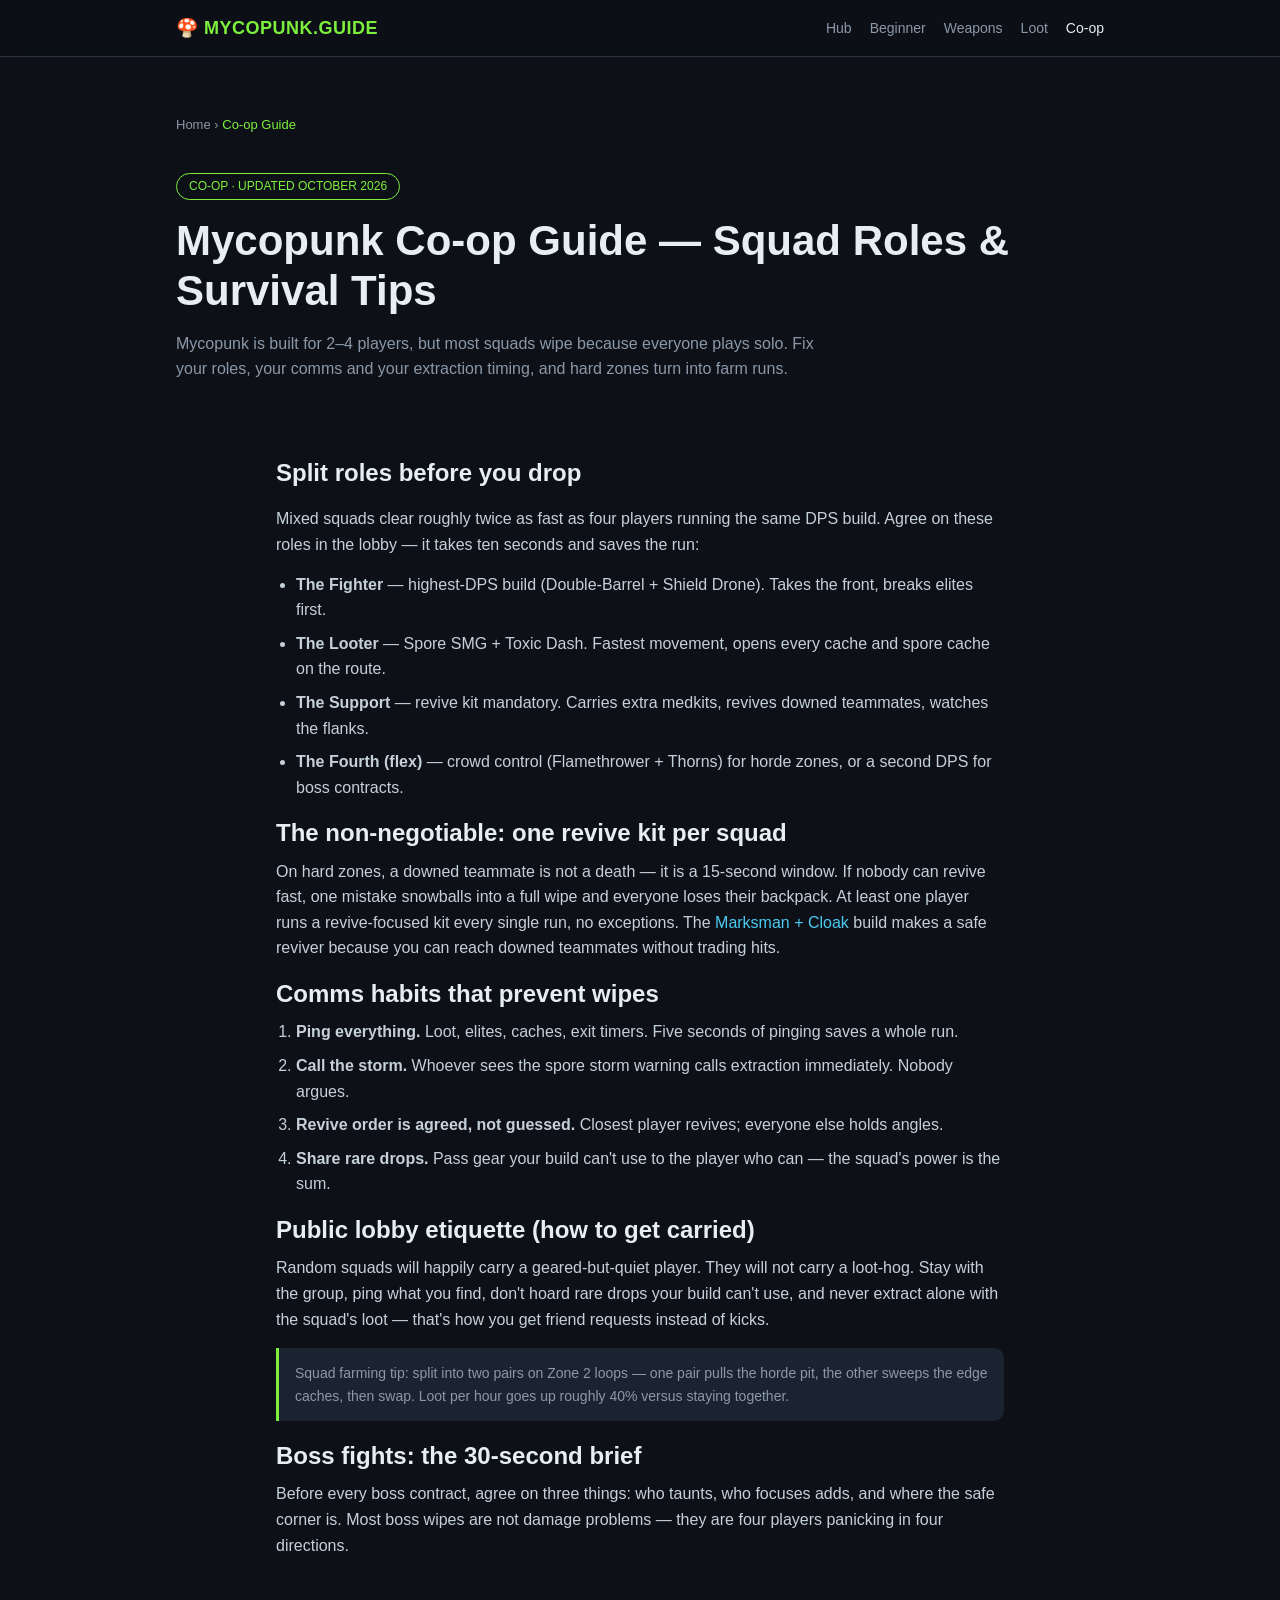
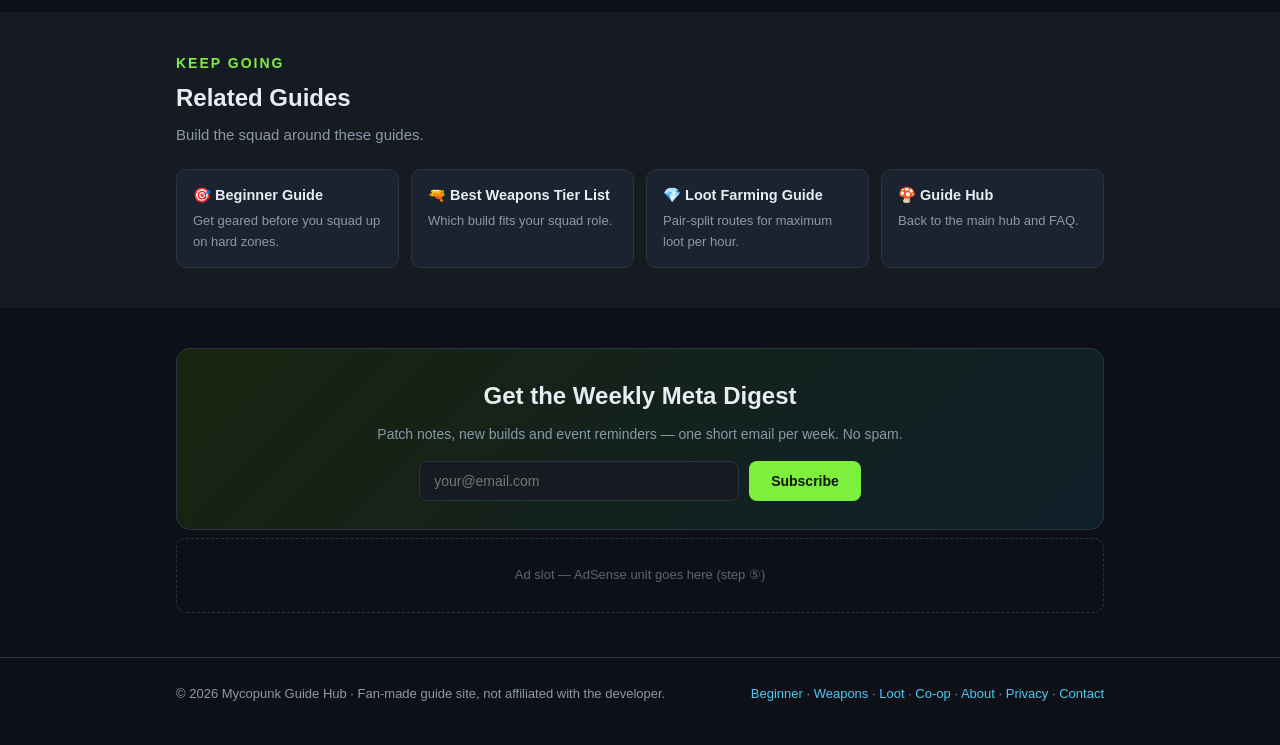
<file: co-op-tips.html>
<!DOCTYPE html>
<html lang="en">
<head>
  <meta charset="UTF-8" />
  <meta name="viewport" content="width=device-width, initial-scale=1.0" />
  <title>Mycopunk Co-op Guide — Squad Roles &amp; Survival Tips (2026)</title>
  <meta name="description" content="The Mycopunk co-op guide: squad roles that work, the one revive kit every hard run needs, and the etiquette that makes public lobbies carry you." />
  <meta property="og:title" content="Mycopunk Co-op Guide — Squad Roles &amp; Survival Tips" />
  <meta property="og:description" content="Squad up without getting squad-wiped: roles, revive kits and hard-zone etiquette." />
  <meta property="og:type" content="article" />
  <link rel="canonical" href="https://ard3321.github.io/mycopunk-guide/co-op-tips.html" />
  <link rel="stylesheet" href="style.css" />

  <!-- 统计工具接入区（填号说明见 index.html 顶部注释；各页保持一致） -->
  <meta name="google-site-verification" content="在这里粘贴GSC验证码" />
  <script async src="https://www.googletagmanager.com/gtag/js?id=G-XXXXXXXXXX"></script>
  <script>
    window.dataLayer = window.dataLayer || [];
    function gtag(){dataLayer.push(arguments);}
    gtag('js', new Date());
    gtag('config', 'G-XXXXXXXXXX');
  </script>
  <script type="text/javascript">
    (function(c,l,a,r,i,t,y){
      c[a]=c[a]||function(){(c[a].q=c[a].q||[]).push(arguments)};
      t=l.createElement(r);t.async=1;t.src="https://www.clarity.ms/tag/"+i;
      y=l.getElementsByTagName(r)[0];y.parentNode.insertBefore(t,y);
    })(window, document, "clarity", "script", "z32ks1fuoa");
  </script>
  <meta name="msvalidate.01" content="3311F64F76CADD7A15B79568A07C9DE5" />
</head>
<body>

<header>
  <div class="wrap nav">
    <a class="logo" href="index.html" style="text-decoration:none">🍄 MYCOPUNK.GUIDE</a>
    <nav class="nav-links">
      <a href="index.html">Hub</a>
      <a href="beginner-guide.html">Beginner</a>
      <a href="best-weapons.html">Weapons</a>
      <a href="loot-farming.html">Loot</a>
      <a class="active" href="co-op-tips.html">Co-op</a>
    </nav>
  </div>
</header>

<section>
  <div class="wrap">
    <div class="crumb"><a href="index.html">Home</a> › <span>Co-op Guide</span></div>
    <div class="hero" style="padding:36px 0 32px;text-align:left;background:none">
      <span class="tag">CO-OP · UPDATED OCTOBER 2026</span>
      <h1>Mycopunk Co-op Guide — Squad Roles &amp; Survival Tips</h1>
      <p style="margin:0">Mycopunk is built for 2–4 players, but most squads wipe because everyone plays solo. Fix your roles, your comms and your extraction timing, and hard zones turn into farm runs.</p>
    </div>
  </div>
</section>

<section style="padding-top:0">
  <div class="wrap article">
    <h2 style="margin-bottom:14px">Split roles before you drop</h2>
    <p>Mixed squads clear roughly twice as fast as four players running the same DPS build. Agree on these roles in the lobby — it takes ten seconds and saves the run:</p>
    <ul>
      <li><b>The Fighter</b> — highest-DPS build (Double-Barrel + Shield Drone). Takes the front, breaks elites first.</li>
      <li><b>The Looter</b> — Spore SMG + Toxic Dash. Fastest movement, opens every cache and spore cache on the route.</li>
      <li><b>The Support</b> — revive kit mandatory. Carries extra medkits, revives downed teammates, watches the flanks.</li>
      <li><b>The Fourth (flex)</b> — crowd control (Flamethrower + Thorns) for horde zones, or a second DPS for boss contracts.</li>
    </ul>

    <h2>The non-negotiable: one revive kit per squad</h2>
    <p>On hard zones, a downed teammate is not a death — it is a 15-second window. If nobody can revive fast, one mistake snowballs into a full wipe and everyone loses their backpack. At least one player runs a revive-focused kit every single run, no exceptions. The <a href="best-weapons.html">Marksman + Cloak</a> build makes a safe reviver because you can reach downed teammates without trading hits.</p>

    <h2>Comms habits that prevent wipes</h2>
    <ol>
      <li><b>Ping everything.</b> Loot, elites, caches, exit timers. Five seconds of pinging saves a whole run.</li>
      <li><b>Call the storm.</b> Whoever sees the spore storm warning calls extraction immediately. Nobody argues.</li>
      <li><b>Revive order is agreed, not guessed.</b> Closest player revives; everyone else holds angles.</li>
      <li><b>Share rare drops.</b> Pass gear your build can't use to the player who can — the squad's power is the sum.</li>
    </ol>

    <h2>Public lobby etiquette (how to get carried)</h2>
    <p>Random squads will happily carry a geared-but-quiet player. They will not carry a loot-hog. Stay with the group, ping what you find, don't hoard rare drops your build can't use, and never extract alone with the squad's loot — that's how you get friend requests instead of kicks.</p>
    <div class="note">Squad farming tip: split into two pairs on Zone 2 loops — one pair pulls the horde pit, the other sweeps the edge caches, then swap. Loot per hour goes up roughly 40% versus staying together.</div>

    <h2>Boss fights: the 30-second brief</h2>
    <p>Before every boss contract, agree on three things: who taunts, who focuses adds, and where the safe corner is. Most boss wipes are not damage problems — they are four players panicking in four directions.</p>
  </div>
</section>

<section style="background:var(--bg2)">
  <div class="wrap">
    <h2><span class="num">KEEP GOING</span>Related Guides</h2>
    <p class="sub">Build the squad around these guides.</p>
    <div class="related">
      <a href="beginner-guide.html">🎯 Beginner Guide<span>Get geared before you squad up on hard zones.</span></a>
      <a href="best-weapons.html">🔫 Best Weapons Tier List<span>Which build fits your squad role.</span></a>
      <a href="loot-farming.html">💎 Loot Farming Guide<span>Pair-split routes for maximum loot per hour.</span></a>
      <a href="index.html">🍄 Guide Hub<span>Back to the main hub and FAQ.</span></a>
    </div>
  </div>
</section>

<section>
  <div class="wrap">
    <div class="news">
      <h2>Get the Weekly Meta Digest</h2>
      <p>Patch notes, new builds and event reminders — one short email per week. No spam.</p>
      <form onsubmit="event.preventDefault(); this.querySelector('.ok').style.display='block'; this.reset();">
        <input type="email" placeholder="your@email.com" required />
        <button type="submit">Subscribe</button>
      </form>
      <div class="ok">✓ You're in! Watch your inbox.</div>
    </div>
    <div class="adslot">Ad slot — AdSense unit goes here (step ⑤)</div>
  </div>
</section>

<footer>
  <div class="wrap cols">
    <div>© 2026 Mycopunk Guide Hub · Fan-made guide site, not affiliated with the developer.</div>
    <div><a href="beginner-guide.html">Beginner</a> · <a href="best-weapons.html">Weapons</a> · <a href="loot-farming.html">Loot</a> · <a href="co-op-tips.html">Co-op</a> · <a href="about.html">About</a> · <a href="privacy.html">Privacy</a> · <a href="contact.html">Contact</a></div>
  </div>
</footer>

</body>
</html>
</file>
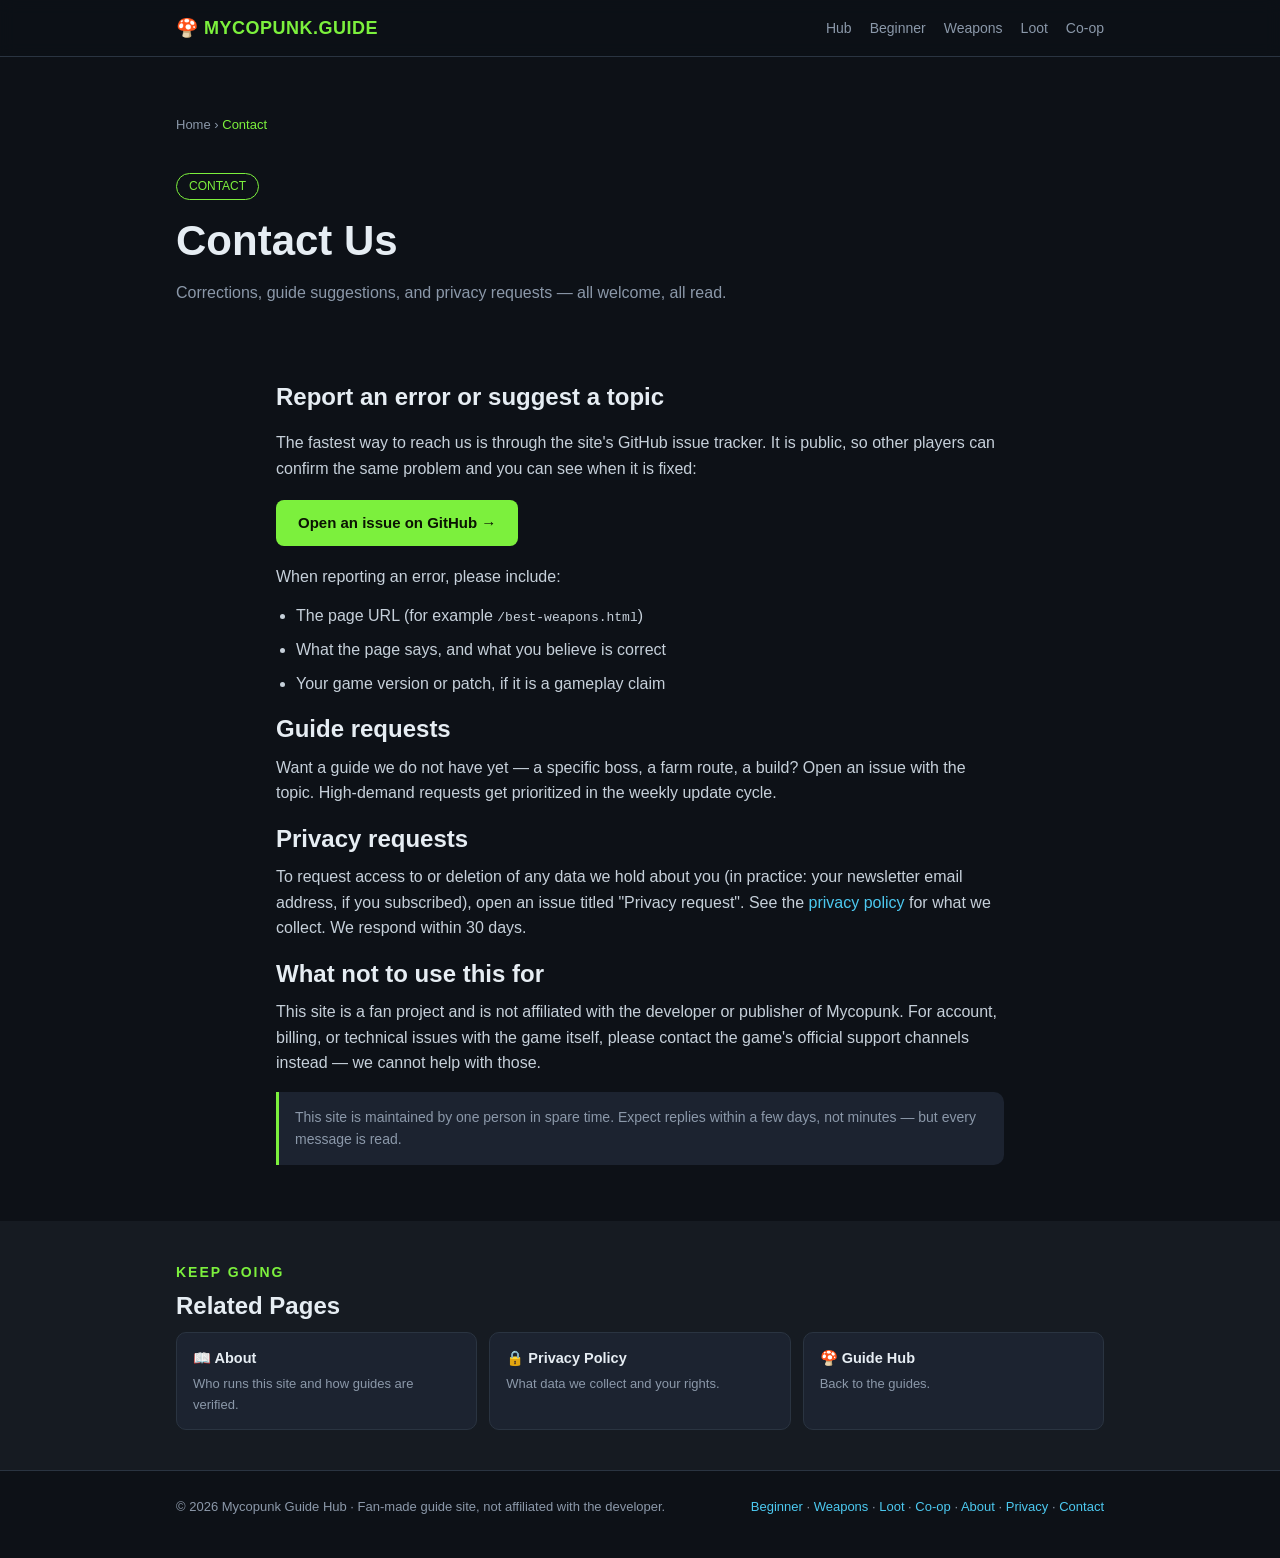
<file: contact.html>
<!DOCTYPE html>
<html lang="en">
<head>
  <meta charset="UTF-8" />
  <meta name="viewport" content="width=device-width, initial-scale=1.0" />
  <title>Contact — Mycopunk Guide Hub</title>
  <meta name="description" content="Contact Mycopunk Guide Hub: report an error, suggest a guide topic, or send a privacy request. Corrections are always welcome." />
  <meta property="og:title" content="Contact — Mycopunk Guide Hub" />
  <meta property="og:description" content="Report an error, suggest a topic, or reach us about privacy." />
  <meta property="og:type" content="website" />
  <link rel="canonical" href="https://ard3321.github.io/mycopunk-guide/contact.html" />
  <link rel="stylesheet" href="style.css" />

  <!-- 统计工具接入区（填号说明见 index.html 顶部注释；各页保持一致） -->
  <meta name="google-site-verification" content="在这里粘贴GSC验证码" />
  <script async src="https://www.googletagmanager.com/gtag/js?id=G-XXXXXXXXXX"></script>
  <script>
    window.dataLayer = window.dataLayer || [];
    function gtag(){dataLayer.push(arguments);}
    gtag('js', new Date());
    gtag('config', 'G-XXXXXXXXXX');
  </script>
  <script type="text/javascript">
    (function(c,l,a,r,i,t,y){
      c[a]=c[a]||function(){(c[a].q=c[a].q||[]).push(arguments)};
      t=l.createElement(r);t.async=1;t.src="https://www.clarity.ms/tag/"+i;
      y=l.getElementsByTagName(r)[0];y.parentNode.insertBefore(t,y);
    })(window, document, "clarity", "script", "z32ks1fuoa");
  </script>
  <meta name="msvalidate.01" content="3311F64F76CADD7A15B79568A07C9DE5" />
</head>
<body>

<header>
  <div class="wrap nav">
    <a class="logo" href="index.html" style="text-decoration:none">🍄 MYCOPUNK.GUIDE</a>
    <nav class="nav-links">
      <a href="index.html">Hub</a>
      <a href="beginner-guide.html">Beginner</a>
      <a href="best-weapons.html">Weapons</a>
      <a href="loot-farming.html">Loot</a>
      <a href="co-op-tips.html">Co-op</a>
    </nav>
  </div>
</header>

<section>
  <div class="wrap">
    <div class="crumb"><a href="index.html">Home</a> › <span>Contact</span></div>
    <div class="hero" style="padding:36px 0 32px;text-align:left;background:none">
      <span class="tag">CONTACT</span>
      <h1>Contact Us</h1>
      <p style="margin:0">Corrections, guide suggestions, and privacy requests — all welcome, all read.</p>
    </div>
  </div>
</section>

<section style="padding-top:0">
  <div class="wrap article">
    <h2 style="margin-bottom:14px">Report an error or suggest a topic</h2>
    <p>The fastest way to reach us is through the site's GitHub issue tracker. It is public, so other players can confirm the same problem and you can see when it is fixed:</p>
    <p style="margin:18px 0"><a class="btn primary" href="https://github.com/Ard3321/mycopunk-guide/issues" target="_blank" rel="noopener" style="display:inline-block">Open an issue on GitHub →</a></p>
    <p>When reporting an error, please include:</p>
    <ul>
      <li>The page URL (for example <code>/best-weapons.html</code>)</li>
      <li>What the page says, and what you believe is correct</li>
      <li>Your game version or patch, if it is a gameplay claim</li>
    </ul>

    <h2>Guide requests</h2>
    <p>Want a guide we do not have yet — a specific boss, a farm route, a build? Open an issue with the topic. High-demand requests get prioritized in the weekly update cycle.</p>

    <h2>Privacy requests</h2>
    <p>To request access to or deletion of any data we hold about you (in practice: your newsletter email address, if you subscribed), open an issue titled "Privacy request". See the <a href="privacy.html">privacy policy</a> for what we collect. We respond within 30 days.</p>

    <h2>What not to use this for</h2>
    <p>This site is a fan project and is not affiliated with the developer or publisher of Mycopunk. For account, billing, or technical issues with the game itself, please contact the game's official support channels instead — we cannot help with those.</p>

    <div class="note">This site is maintained by one person in spare time. Expect replies within a few days, not minutes — but every message is read.</div>
  </div>
</section>

<section style="background:var(--bg2)">
  <div class="wrap">
    <h2><span class="num">KEEP GOING</span>Related Pages</h2>
    <div class="related">
      <a href="about.html">📖 About<span>Who runs this site and how guides are verified.</span></a>
      <a href="privacy.html">🔒 Privacy Policy<span>What data we collect and your rights.</span></a>
      <a href="index.html">🍄 Guide Hub<span>Back to the guides.</span></a>
    </div>
  </div>
</section>

<footer>
  <div class="wrap cols">
    <div>© 2026 Mycopunk Guide Hub · Fan-made guide site, not affiliated with the developer.</div>
    <div><a href="beginner-guide.html">Beginner</a> · <a href="best-weapons.html">Weapons</a> · <a href="loot-farming.html">Loot</a> · <a href="co-op-tips.html">Co-op</a> · <a href="about.html">About</a> · <a href="privacy.html">Privacy</a> · <a href="contact.html">Contact</a></div>
  </div>
</footer>

</body>
</html>
</file>
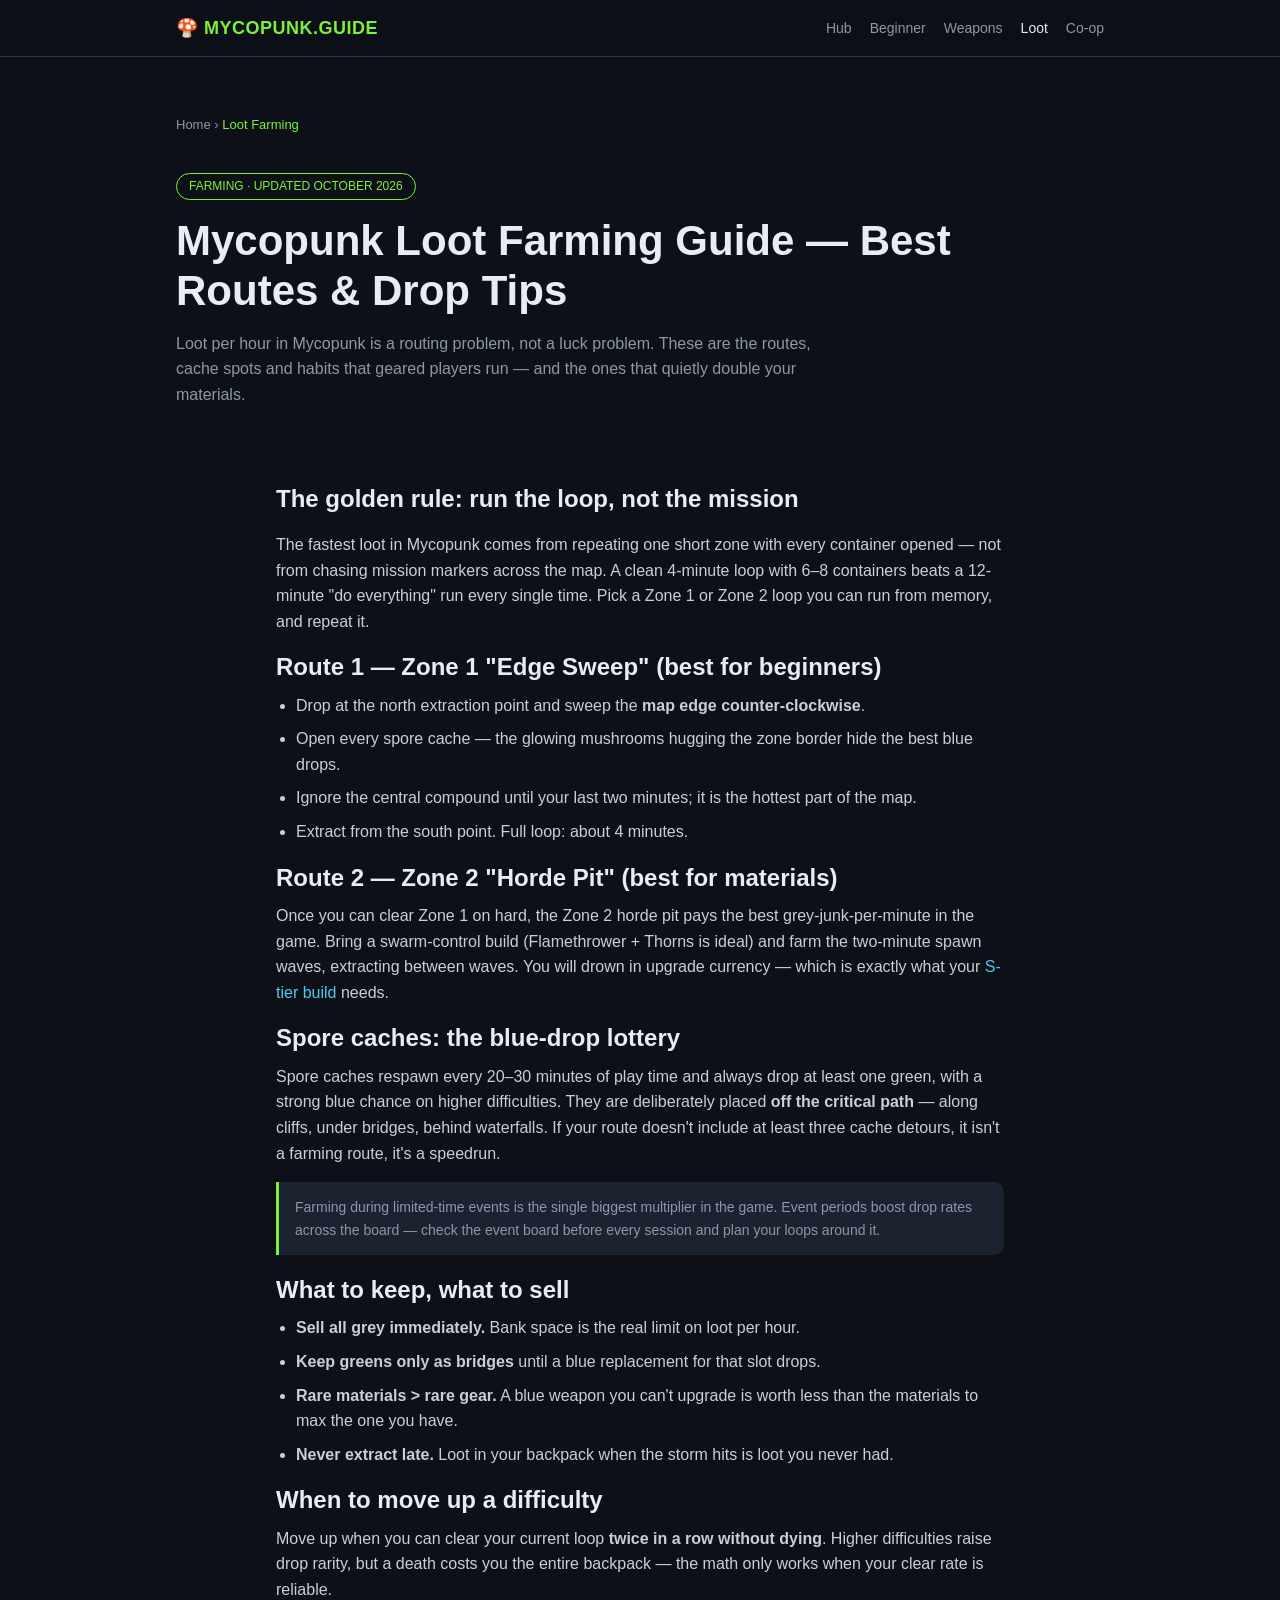
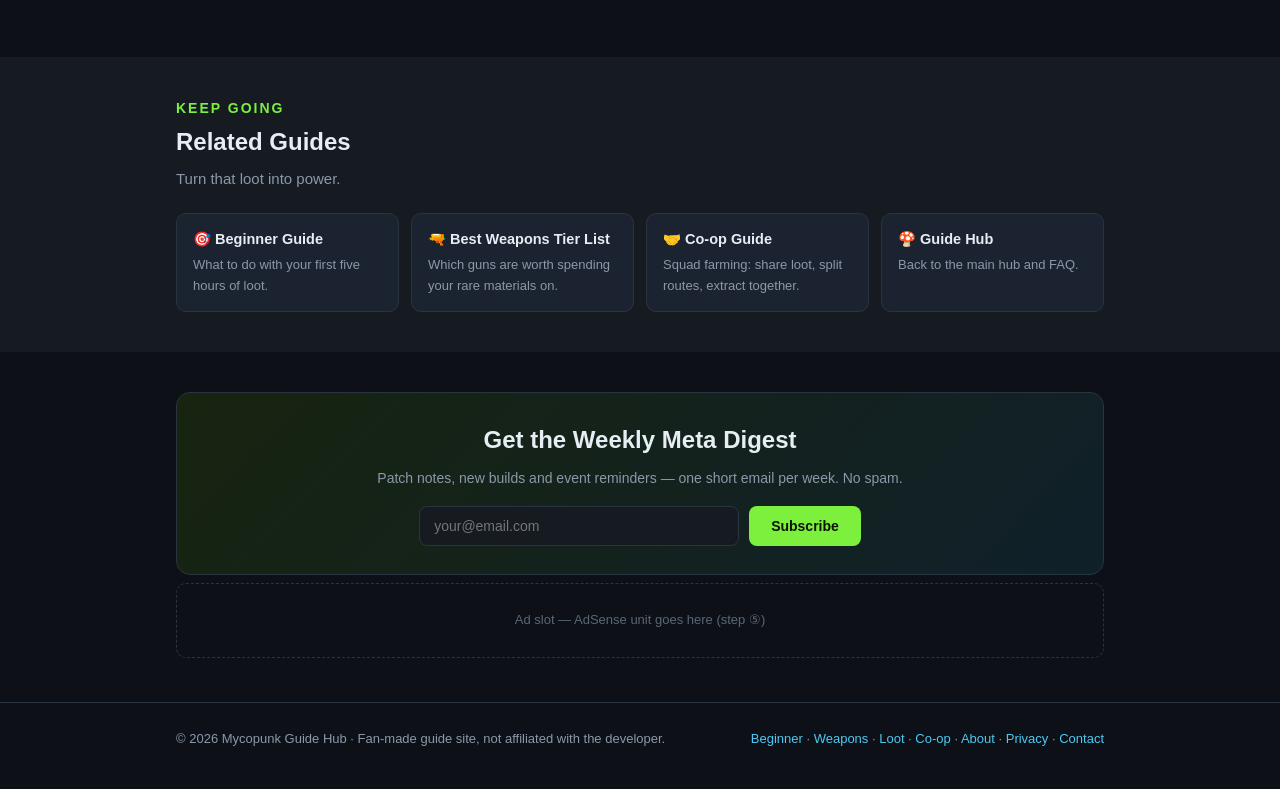
<file: loot-farming.html>
<!DOCTYPE html>
<html lang="en">
<head>
  <meta charset="UTF-8" />
  <meta name="viewport" content="width=device-width, initial-scale=1.0" />
  <title>Mycopunk Loot Farming Guide — Best Routes &amp; Drop Rates (2026)</title>
  <meta name="description" content="The Mycopunk loot farming guide: the fastest farming routes, where spore caches hide the best blue drops, and how to turn grey junk into upgrade materials." />
  <meta property="og:title" content="Mycopunk Loot Farming Guide" />
  <meta property="og:description" content="Fastest routes, spore cache locations and the habits that separate geared players from broke ones." />
  <meta property="og:type" content="article" />
  <link rel="canonical" href="https://ard3321.github.io/mycopunk-guide/loot-farming.html" />
  <link rel="stylesheet" href="style.css" />

  <!-- 统计工具接入区（填号说明见 index.html 顶部注释；各页保持一致） -->
  <meta name="google-site-verification" content="在这里粘贴GSC验证码" />
  <script async src="https://www.googletagmanager.com/gtag/js?id=G-XXXXXXXXXX"></script>
  <script>
    window.dataLayer = window.dataLayer || [];
    function gtag(){dataLayer.push(arguments);}
    gtag('js', new Date());
    gtag('config', 'G-XXXXXXXXXX');
  </script>
  <script type="text/javascript">
    (function(c,l,a,r,i,t,y){
      c[a]=c[a]||function(){(c[a].q=c[a].q||[]).push(arguments)};
      t=l.createElement(r);t.async=1;t.src="https://www.clarity.ms/tag/"+i;
      y=l.getElementsByTagName(r)[0];y.parentNode.insertBefore(t,y);
    })(window, document, "clarity", "script", "z32ks1fuoa");
  </script>
  <meta name="msvalidate.01" content="3311F64F76CADD7A15B79568A07C9DE5" />
</head>
<body>

<header>
  <div class="wrap nav">
    <a class="logo" href="index.html" style="text-decoration:none">🍄 MYCOPUNK.GUIDE</a>
    <nav class="nav-links">
      <a href="index.html">Hub</a>
      <a href="beginner-guide.html">Beginner</a>
      <a href="best-weapons.html">Weapons</a>
      <a class="active" href="loot-farming.html">Loot</a>
      <a href="co-op-tips.html">Co-op</a>
    </nav>
  </div>
</header>

<section>
  <div class="wrap">
    <div class="crumb"><a href="index.html">Home</a> › <span>Loot Farming</span></div>
    <div class="hero" style="padding:36px 0 32px;text-align:left;background:none">
      <span class="tag">FARMING · UPDATED OCTOBER 2026</span>
      <h1>Mycopunk Loot Farming Guide — Best Routes &amp; Drop Tips</h1>
      <p style="margin:0">Loot per hour in Mycopunk is a routing problem, not a luck problem. These are the routes, cache spots and habits that geared players run — and the ones that quietly double your materials.</p>
    </div>
  </div>
</section>

<section style="padding-top:0">
  <div class="wrap article">
    <h2 style="margin-bottom:14px">The golden rule: run the loop, not the mission</h2>
    <p>The fastest loot in Mycopunk comes from repeating one short zone with every container opened — not from chasing mission markers across the map. A clean 4-minute loop with 6–8 containers beats a 12-minute "do everything" run every single time. Pick a Zone 1 or Zone 2 loop you can run from memory, and repeat it.</p>

    <h2>Route 1 — Zone 1 "Edge Sweep" (best for beginners)</h2>
    <ul>
      <li>Drop at the north extraction point and sweep the <b>map edge counter-clockwise</b>.</li>
      <li>Open every spore cache — the glowing mushrooms hugging the zone border hide the best blue drops.</li>
      <li>Ignore the central compound until your last two minutes; it is the hottest part of the map.</li>
      <li>Extract from the south point. Full loop: about 4 minutes.</li>
    </ul>

    <h2>Route 2 — Zone 2 "Horde Pit" (best for materials)</h2>
    <p>Once you can clear Zone 1 on hard, the Zone 2 horde pit pays the best grey-junk-per-minute in the game. Bring a swarm-control build (Flamethrower + Thorns is ideal) and farm the two-minute spawn waves, extracting between waves. You will drown in upgrade currency — which is exactly what your <a href="best-weapons.html">S-tier build</a> needs.</p>

    <h2>Spore caches: the blue-drop lottery</h2>
    <p>Spore caches respawn every 20–30 minutes of play time and always drop at least one green, with a strong blue chance on higher difficulties. They are deliberately placed <b>off the critical path</b> — along cliffs, under bridges, behind waterfalls. If your route doesn't include at least three cache detours, it isn't a farming route, it's a speedrun.</p>
    <div class="note">Farming during limited-time events is the single biggest multiplier in the game. Event periods boost drop rates across the board — check the event board before every session and plan your loops around it.</div>

    <h2>What to keep, what to sell</h2>
    <ul>
      <li><b>Sell all grey immediately.</b> Bank space is the real limit on loot per hour.</li>
      <li><b>Keep greens only as bridges</b> until a blue replacement for that slot drops.</li>
      <li><b>Rare materials &gt; rare gear.</b> A blue weapon you can't upgrade is worth less than the materials to max the one you have.</li>
      <li><b>Never extract late.</b> Loot in your backpack when the storm hits is loot you never had.</li>
    </ul>

    <h2>When to move up a difficulty</h2>
    <p>Move up when you can clear your current loop <b>twice in a row without dying</b>. Higher difficulties raise drop rarity, but a death costs you the entire backpack — the math only works when your clear rate is reliable.</p>
  </div>
</section>

<section style="background:var(--bg2)">
  <div class="wrap">
    <h2><span class="num">KEEP GOING</span>Related Guides</h2>
    <p class="sub">Turn that loot into power.</p>
    <div class="related">
      <a href="beginner-guide.html">🎯 Beginner Guide<span>What to do with your first five hours of loot.</span></a>
      <a href="best-weapons.html">🔫 Best Weapons Tier List<span>Which guns are worth spending your rare materials on.</span></a>
      <a href="co-op-tips.html">🤝 Co-op Guide<span>Squad farming: share loot, split routes, extract together.</span></a>
      <a href="index.html">🍄 Guide Hub<span>Back to the main hub and FAQ.</span></a>
    </div>
  </div>
</section>

<section>
  <div class="wrap">
    <div class="news">
      <h2>Get the Weekly Meta Digest</h2>
      <p>Patch notes, new builds and event reminders — one short email per week. No spam.</p>
      <form onsubmit="event.preventDefault(); this.querySelector('.ok').style.display='block'; this.reset();">
        <input type="email" placeholder="your@email.com" required />
        <button type="submit">Subscribe</button>
      </form>
      <div class="ok">✓ You're in! Watch your inbox.</div>
    </div>
    <div class="adslot">Ad slot — AdSense unit goes here (step ⑤)</div>
  </div>
</section>

<footer>
  <div class="wrap cols">
    <div>© 2026 Mycopunk Guide Hub · Fan-made guide site, not affiliated with the developer.</div>
    <div><a href="beginner-guide.html">Beginner</a> · <a href="best-weapons.html">Weapons</a> · <a href="loot-farming.html">Loot</a> · <a href="co-op-tips.html">Co-op</a> · <a href="about.html">About</a> · <a href="privacy.html">Privacy</a> · <a href="contact.html">Contact</a></div>
  </div>
</footer>

</body>
</html>
</file>
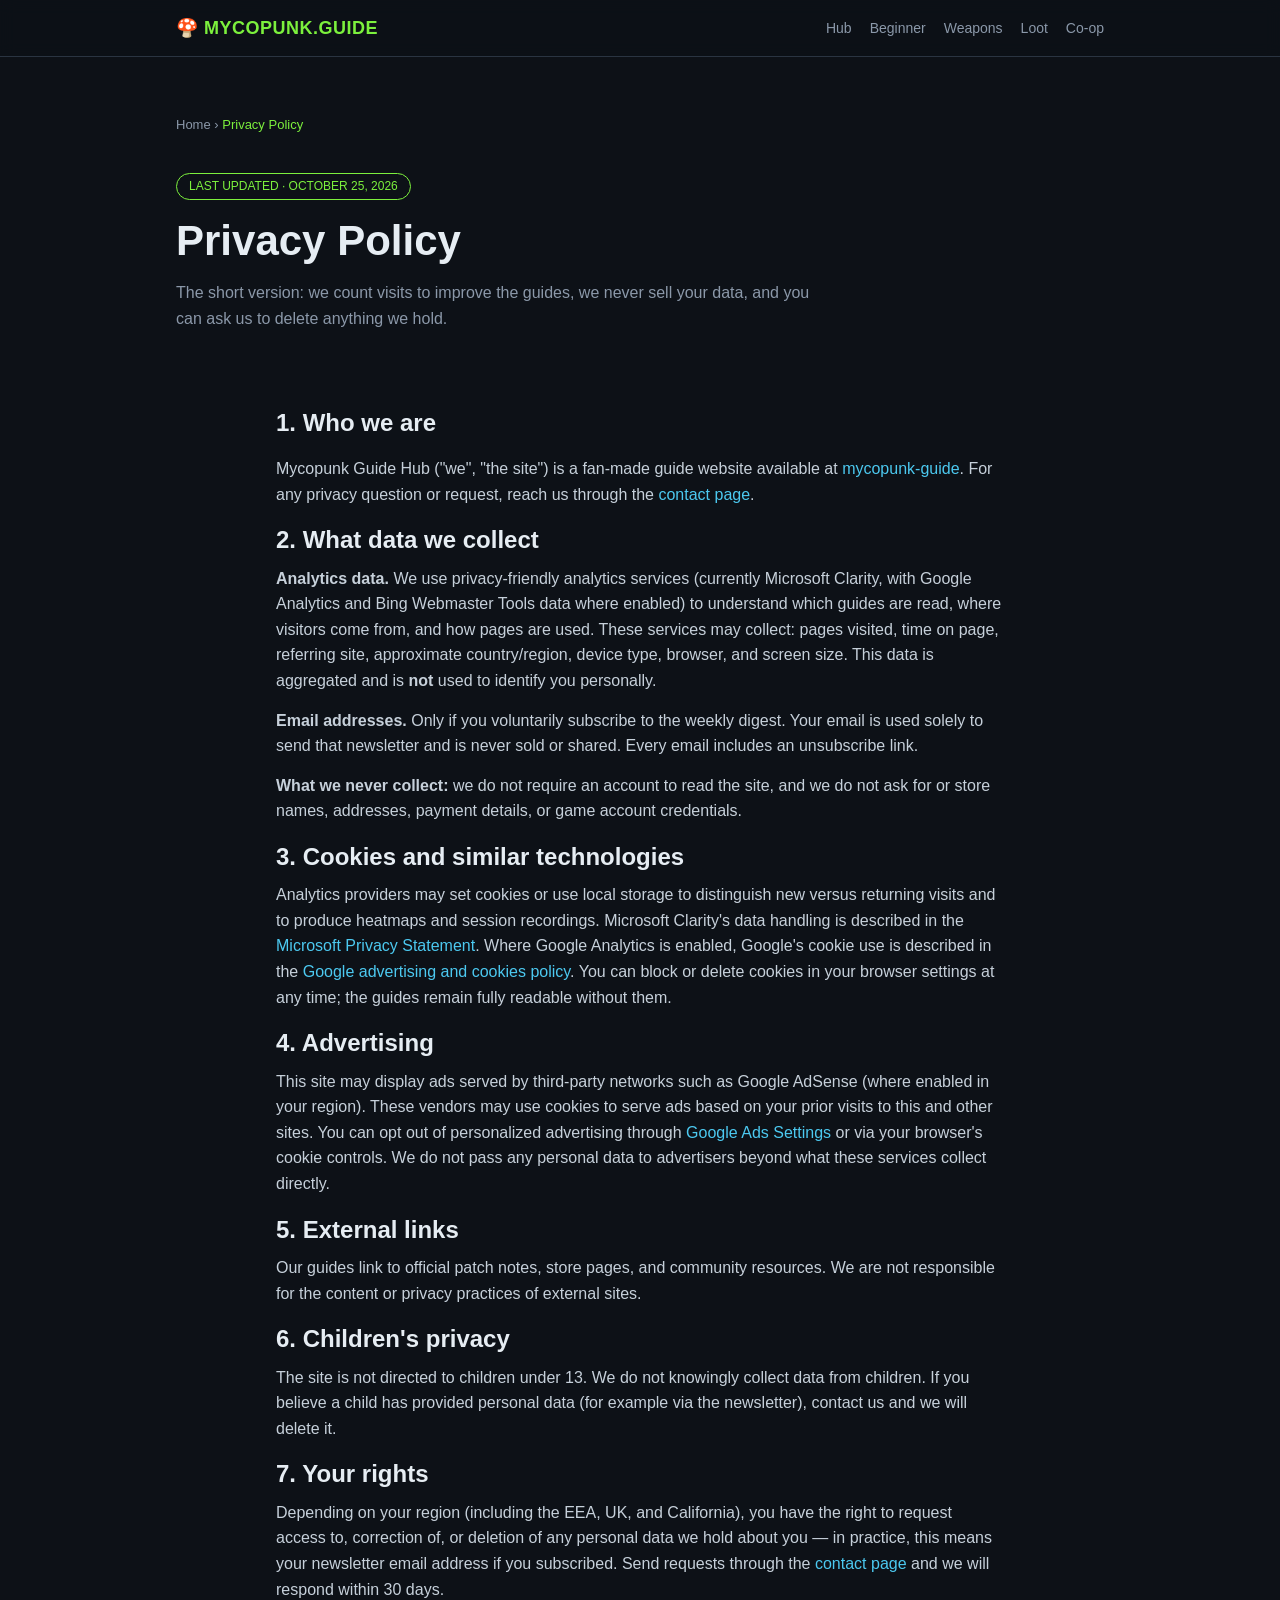
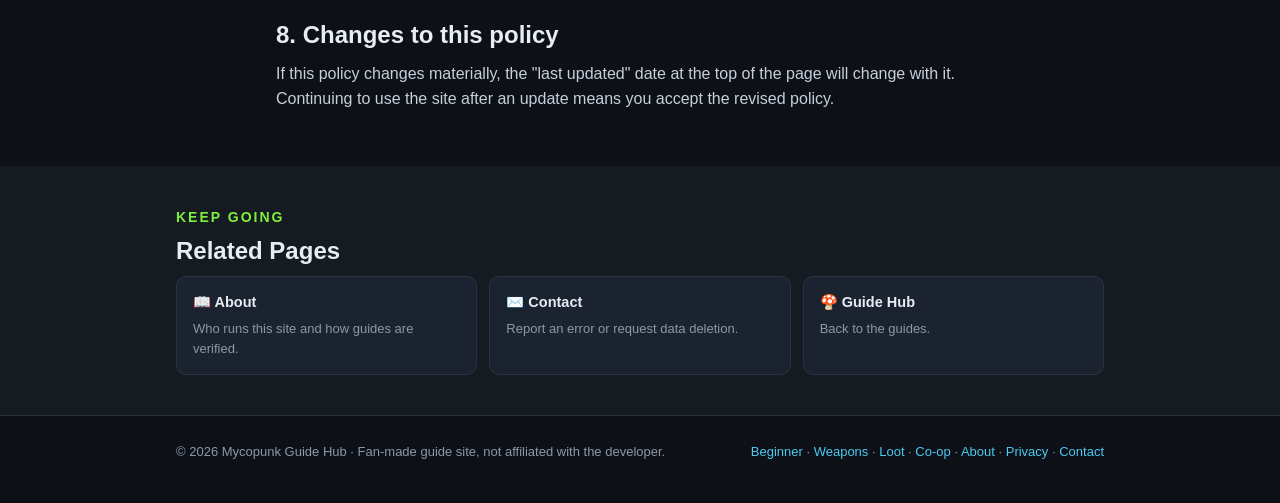
<file: privacy.html>
<!DOCTYPE html>
<html lang="en">
<head>
  <meta charset="UTF-8" />
  <meta name="viewport" content="width=device-width, initial-scale=1.0" />
  <title>Privacy Policy — Mycopunk Guide Hub</title>
  <meta name="description" content="Privacy policy for Mycopunk Guide Hub: what data we collect through analytics, how cookies are used, and your rights as a visitor." />
  <meta property="og:title" content="Privacy Policy — Mycopunk Guide Hub" />
  <meta property="og:description" content="What we collect, what we never do, and how to reach us about your data." />
  <meta property="og:type" content="website" />
  <link rel="canonical" href="https://ard3321.github.io/mycopunk-guide/privacy.html" />
  <link rel="stylesheet" href="style.css" />

  <!-- 统计工具接入区（填号说明见 index.html 顶部注释；各页保持一致） -->
  <meta name="google-site-verification" content="在这里粘贴GSC验证码" />
  <script async src="https://www.googletagmanager.com/gtag/js?id=G-XXXXXXXXXX"></script>
  <script>
    window.dataLayer = window.dataLayer || [];
    function gtag(){dataLayer.push(arguments);}
    gtag('js', new Date());
    gtag('config', 'G-XXXXXXXXXX');
  </script>
  <script type="text/javascript">
    (function(c,l,a,r,i,t,y){
      c[a]=c[a]||function(){(c[a].q=c[a].q||[]).push(arguments)};
      t=l.createElement(r);t.async=1;t.src="https://www.clarity.ms/tag/"+i;
      y=l.getElementsByTagName(r)[0];y.parentNode.insertBefore(t,y);
    })(window, document, "clarity", "script", "z32ks1fuoa");
  </script>
  <meta name="msvalidate.01" content="3311F64F76CADD7A15B79568A07C9DE5" />
</head>
<body>

<header>
  <div class="wrap nav">
    <a class="logo" href="index.html" style="text-decoration:none">🍄 MYCOPUNK.GUIDE</a>
    <nav class="nav-links">
      <a href="index.html">Hub</a>
      <a href="beginner-guide.html">Beginner</a>
      <a href="best-weapons.html">Weapons</a>
      <a href="loot-farming.html">Loot</a>
      <a href="co-op-tips.html">Co-op</a>
    </nav>
  </div>
</header>

<section>
  <div class="wrap">
    <div class="crumb"><a href="index.html">Home</a> › <span>Privacy Policy</span></div>
    <div class="hero" style="padding:36px 0 32px;text-align:left;background:none">
      <span class="tag">LAST UPDATED · OCTOBER 25, 2026</span>
      <h1>Privacy Policy</h1>
      <p style="margin:0">The short version: we count visits to improve the guides, we never sell your data, and you can ask us to delete anything we hold.</p>
    </div>
  </div>
</section>

<section style="padding-top:0">
  <div class="wrap article">
    <h2 style="margin-bottom:14px">1. Who we are</h2>
    <p>Mycopunk Guide Hub ("we", "the site") is a fan-made guide website available at <a href="index.html">mycopunk-guide</a>. For any privacy question or request, reach us through the <a href="contact.html">contact page</a>.</p>

    <h2>2. What data we collect</h2>
    <p><b>Analytics data.</b> We use privacy-friendly analytics services (currently Microsoft Clarity, with Google Analytics and Bing Webmaster Tools data where enabled) to understand which guides are read, where visitors come from, and how pages are used. These services may collect: pages visited, time on page, referring site, approximate country/region, device type, browser, and screen size. This data is aggregated and is <b>not</b> used to identify you personally.</p>
    <p><b>Email addresses.</b> Only if you voluntarily subscribe to the weekly digest. Your email is used solely to send that newsletter and is never sold or shared. Every email includes an unsubscribe link.</p>
    <p><b>What we never collect:</b> we do not require an account to read the site, and we do not ask for or store names, addresses, payment details, or game account credentials.</p>

    <h2>3. Cookies and similar technologies</h2>
    <p>Analytics providers may set cookies or use local storage to distinguish new versus returning visits and to produce heatmaps and session recordings. Microsoft Clarity's data handling is described in the <a href="https://privacy.microsoft.com/privacystatement" rel="noopener" target="_blank">Microsoft Privacy Statement</a>. Where Google Analytics is enabled, Google's cookie use is described in the <a href="https://policies.google.com/technologies/ads" rel="noopener" target="_blank">Google advertising and cookies policy</a>. You can block or delete cookies in your browser settings at any time; the guides remain fully readable without them.</p>

    <h2>4. Advertising</h2>
    <p>This site may display ads served by third-party networks such as Google AdSense (where enabled in your region). These vendors may use cookies to serve ads based on your prior visits to this and other sites. You can opt out of personalized advertising through <a href="https://www.google.com/settings/ads" rel="noopener" target="_blank">Google Ads Settings</a> or via your browser's cookie controls. We do not pass any personal data to advertisers beyond what these services collect directly.</p>

    <h2>5. External links</h2>
    <p>Our guides link to official patch notes, store pages, and community resources. We are not responsible for the content or privacy practices of external sites.</p>

    <h2>6. Children's privacy</h2>
    <p>The site is not directed to children under 13. We do not knowingly collect data from children. If you believe a child has provided personal data (for example via the newsletter), contact us and we will delete it.</p>

    <h2>7. Your rights</h2>
    <p>Depending on your region (including the EEA, UK, and California), you have the right to request access to, correction of, or deletion of any personal data we hold about you — in practice, this means your newsletter email address if you subscribed. Send requests through the <a href="contact.html">contact page</a> and we will respond within 30 days.</p>

    <h2>8. Changes to this policy</h2>
    <p>If this policy changes materially, the "last updated" date at the top of the page will change with it. Continuing to use the site after an update means you accept the revised policy.</p>
  </div>
</section>

<section style="background:var(--bg2)">
  <div class="wrap">
    <h2><span class="num">KEEP GOING</span>Related Pages</h2>
    <div class="related">
      <a href="about.html">📖 About<span>Who runs this site and how guides are verified.</span></a>
      <a href="contact.html">✉️ Contact<span>Report an error or request data deletion.</span></a>
      <a href="index.html">🍄 Guide Hub<span>Back to the guides.</span></a>
    </div>
  </div>
</section>

<footer>
  <div class="wrap cols">
    <div>© 2026 Mycopunk Guide Hub · Fan-made guide site, not affiliated with the developer.</div>
    <div><a href="beginner-guide.html">Beginner</a> · <a href="best-weapons.html">Weapons</a> · <a href="loot-farming.html">Loot</a> · <a href="co-op-tips.html">Co-op</a> · <a href="about.html">About</a> · <a href="privacy.html">Privacy</a> · <a href="contact.html">Contact</a></div>
  </div>
</footer>

</body>
</html>
</file>
<file: style.css>
:root {
  --bg: #0d1117; --bg2: #161b22; --card: #1c2330; --line: #2a3441;
  --accent: #7cf03d; --accent2: #4cc9f0; --text: #e6edf3; --muted: #8b98a9;
}
* { margin: 0; padding: 0; box-sizing: border-box; }
body { background: var(--bg); color: var(--text); font-family: -apple-system, "Segoe UI", Roboto, Helvetica, Arial, sans-serif; line-height: 1.6; }
a { color: var(--accent2); text-decoration: none; }
a:hover { text-decoration: underline; }
.wrap { max-width: 960px; margin: 0 auto; padding: 0 16px; }

/* Header */
header { position: sticky; top: 0; z-index: 50; background: rgba(13,17,23,.92); backdrop-filter: blur(8px); border-bottom: 1px solid var(--line); }
.nav { display: flex; align-items: center; justify-content: space-between; height: 56px; }
.logo { font-weight: 800; font-size: 18px; color: var(--accent); letter-spacing: .5px; }
.nav-links { display: flex; gap: 18px; font-size: 14px; flex-wrap: wrap; }
.nav-links a { color: var(--muted); }
.nav-links a:hover, .nav-links a.active { color: var(--text); text-decoration: none; }
@media (max-width: 640px) { .nav-links { display: none; } }

/* Hero */
.hero { padding: 56px 0 44px; text-align: center; background: radial-gradient(ellipse at top, #17240f 0%, var(--bg) 65%); }
.hero .tag { display: inline-block; font-size: 12px; color: var(--accent); border: 1px solid var(--accent); border-radius: 999px; padding: 3px 12px; margin-bottom: 16px; }
.hero h1 { font-size: clamp(26px, 5vw, 42px); line-height: 1.2; margin-bottom: 14px; }
.hero h1 em { color: var(--accent); font-style: normal; }
.hero p { color: var(--muted); max-width: 640px; margin: 0 auto 24px; }
.btns { display: flex; gap: 12px; justify-content: center; flex-wrap: wrap; }
.btn { padding: 11px 22px; border-radius: 8px; font-weight: 600; font-size: 15px; }
.btn.primary { background: var(--accent); color: #0b1403; }
.btn.ghost { border: 1px solid var(--line); color: var(--text); }

/* Breadcrumb */
.crumb { font-size: 13px; color: var(--muted); padding: 18px 0 0; }
.crumb a { color: var(--muted); }
.crumb span { color: var(--accent); }

/* Sections */
section { padding: 40px 0; }
h2 { font-size: 24px; margin-bottom: 6px; }
h2 .num { color: var(--accent); font-size: 14px; display: block; margin-bottom: 4px; letter-spacing: 2px; }
.sub { color: var(--muted); margin-bottom: 22px; font-size: 15px; }
.grid { display: grid; grid-template-columns: repeat(auto-fit, minmax(200px, 1fr)); gap: 14px; }
.card { background: var(--card); border: 1px solid var(--line); border-radius: 12px; padding: 18px; transition: transform .15s; display: block; }
a.card:hover { transform: translateY(-3px); border-color: var(--accent); text-decoration: none; }
.card .icon { font-size: 26px; margin-bottom: 10px; }
.card h3 { font-size: 16px; margin-bottom: 6px; color: var(--text); }
.card p { font-size: 13.5px; color: var(--muted); }

/* Article body */
.article { max-width: 760px; }
.article h3 { font-size: 18px; margin: 26px 0 10px; color: var(--accent); }
.article p { margin-bottom: 14px; color: #c6d0da; }
.article ul, .article ol { margin: 0 0 14px 20px; color: #c6d0da; }
.article li { margin-bottom: 8px; }
.article .note { background: var(--card); border-left: 3px solid var(--accent); border-radius: 0 10px 10px 0; padding: 14px 16px; margin: 16px 0; font-size: 14px; color: var(--muted); }

/* Steps */
.step { display: flex; gap: 14px; background: var(--card); border: 1px solid var(--line); border-radius: 12px; padding: 16px; margin-bottom: 12px; }
.step .n { flex: 0 0 34px; height: 34px; border-radius: 50%; background: var(--accent); color: #0b1403; font-weight: 800; display: flex; align-items: center; justify-content: center; }
.step h3 { font-size: 15.5px; margin-bottom: 4px; color: var(--text); }
.step p { font-size: 14px; color: var(--muted); margin: 0; }

/* Tier list */
.tier { display: flex; align-items: center; gap: 12px; background: var(--card); border: 1px solid var(--line); border-radius: 10px; padding: 12px 14px; margin-bottom: 10px; }
.tier .badge { flex: 0 0 44px; text-align: center; font-weight: 800; border-radius: 8px; padding: 6px 0; font-size: 14px; }
.tier .s { background: #173d10; color: var(--accent); }
.tier .a { background: #123a3d; color: #4cc9f0; }
.tier .b { background: #3a3512; color: #f4d35e; }
.tier .meta b { font-size: 14.5px; color: var(--text); }
.tier .meta span { display: block; font-size: 13px; color: var(--muted); }

/* FAQ */
details { background: var(--card); border: 1px solid var(--line); border-radius: 10px; padding: 14px 16px; margin-bottom: 10px; }
details summary { cursor: pointer; font-weight: 600; font-size: 15px; list-style: none; }
details summary::before { content: "＋ "; color: var(--accent); }
details[open] summary::before { content: "－ "; }
details p { margin-top: 8px; font-size: 14px; color: var(--muted); }

/* Newsletter */
.news { background: linear-gradient(135deg, #17240f, #10202a); border: 1px solid var(--line); border-radius: 14px; padding: 28px; text-align: center; }
.news h2 { margin-bottom: 8px; }
.news p { color: var(--muted); font-size: 14px; margin-bottom: 16px; }
.news form { display: flex; gap: 10px; justify-content: center; flex-wrap: wrap; }
.news input { padding: 11px 14px; border-radius: 8px; border: 1px solid var(--line); background: var(--bg2); color: var(--text); width: min(320px, 100%); font-size: 14px; }
.news button { padding: 11px 22px; border-radius: 8px; border: 0; background: var(--accent); color: #0b1403; font-weight: 700; cursor: pointer; font-size: 14px; }
.news .ok { color: var(--accent); font-size: 13px; margin-top: 10px; display: none; }

/* Ad slot */
.adslot { border: 1px dashed var(--line); border-radius: 10px; padding: 26px; text-align: center; color: #5a6675; font-size: 13px; margin: 8px 0 4px; }

/* Related guides */
.related { display: grid; grid-template-columns: repeat(auto-fit, minmax(220px, 1fr)); gap: 12px; }
.related a { background: var(--card); border: 1px solid var(--line); border-radius: 10px; padding: 14px 16px; font-size: 14.5px; font-weight: 600; color: var(--text); }
.related a:hover { border-color: var(--accent); text-decoration: none; }
.related a span { display: block; font-size: 13px; font-weight: 400; color: var(--muted); margin-top: 4px; }

footer { border-top: 1px solid var(--line); padding: 26px 0 40px; color: var(--muted); font-size: 13px; }
footer .cols { display: flex; justify-content: space-between; flex-wrap: wrap; gap: 16px; }
</file>
